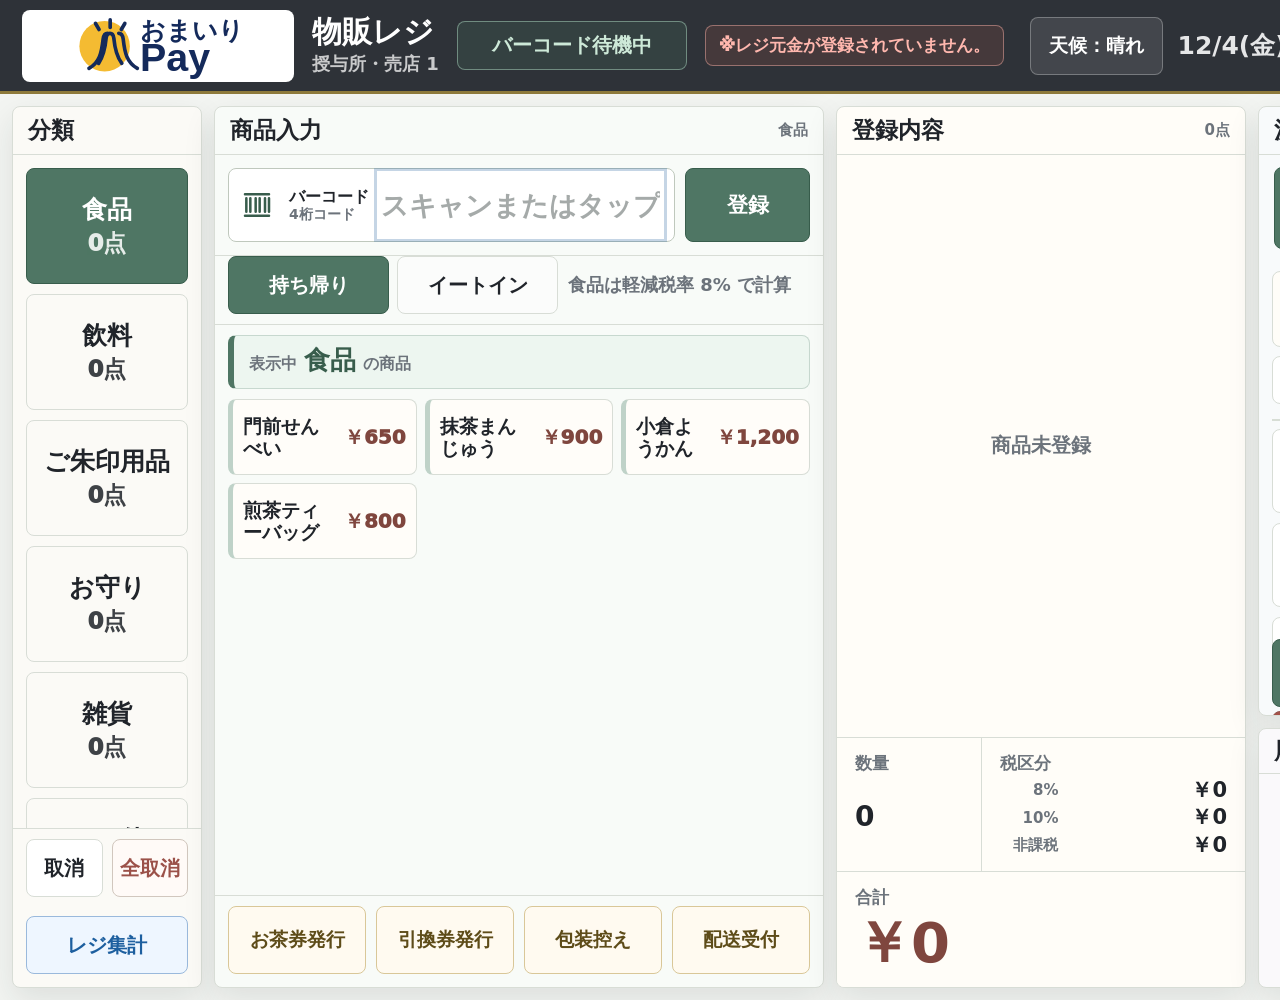
<file: buppan/index.html>
<!doctype html>
<html lang="ja">
  <head>
    <meta charset="utf-8" />
    <meta name="viewport" content="width=device-width, initial-scale=1" />
    <meta name="theme-color" content="#2e3238" />
    <title>物販レジ WUXGA 10.1インチ</title>
    <link rel="manifest" href="./manifest.webmanifest" />
    <link rel="icon" href="./temple-register-icon.svg" type="image/svg+xml" />
    <link rel="stylesheet" href="./styles.css" />
    <script src="./app.js" defer></script>
  </head>
  <body>
    <div class="app">
      <header class="topbar">
        <div class="brand-mark">
          <img src="./omairi-pay-logo.svg" alt="おまいり Pay" />
        </div>
        <div class="title-block">
          <h1>物販レジ</h1>
          <p>授与所・売店 1</p>
        </div>
        <div class="scanner-status" id="scannerStatus">バーコード待機中</div>
        <div class="opening-alert" id="openingAlert">※レジ元金が登録されていません。</div>
        <div class="topbar-meta">
          <div class="weather-selector">
            <button type="button" class="weather-button" id="weatherButton" aria-expanded="false" aria-haspopup="true">
              天候：晴れ
            </button>
            <div class="weather-menu hidden" id="weatherMenu" aria-label="天候選択"></div>
          </div>
          <span id="clock">--/-- --:--</span>
          <button type="button" class="staff-button" id="staffButton">担当：山田 太郎</button>
        </div>
      </header>

      <main class="retail-layout" id="registerScreen">
        <section class="category-column column-shell" aria-label="分類">
          <div class="column-heading">
            <h2>分類</h2>
          </div>
          <nav class="category-tabs" id="categoryTabs" aria-label="商品分類"></nav>
          <div class="side-actions">
            <button type="button" class="side-action" id="undoButton">取消</button>
            <button type="button" class="side-action danger" id="clearCart">全取消</button>
            <button type="button" class="side-action report" id="openClosing">レジ集計</button>
          </div>
        </section>

        <section class="product-column column-shell" aria-label="商品入力">
          <div class="column-heading">
            <h2>商品入力</h2>
            <span id="activeCategoryLabel">食品</span>
          </div>

          <div class="scan-panel">
            <label class="barcode-field">
              <svg class="field-icon" viewBox="0 0 24 24" aria-hidden="true">
                <path d="M4 7v10M7 7v10M11 7v10M14 7v10M18 7v10M21 7v10" />
                <path d="M3 4h18M3 20h18" />
              </svg>
              <span class="barcode-label">
                <strong>バーコード</strong>
                <small>4桁コード</small>
              </span>
              <input
                id="barcodeInput"
                type="text"
                inputmode="none"
                autocomplete="off"
                enterkeyhint="done"
                virtualkeyboardpolicy="manual"
                readonly
                aria-readonly="true"
                placeholder="スキャンまたはタップで入力"
              />
            </label>
            <button type="button" class="scan-button" id="addBarcode">登録</button>
          </div>

          <div class="mode-row">
            <div class="service-mode" id="serviceMode" role="tablist" aria-label="税率区分">
              <button type="button" class="active" data-service="takeout" role="tab" aria-selected="true">持ち帰り</button>
              <button type="button" data-service="eatin" role="tab" aria-selected="false">イートイン</button>
            </div>
            <div class="service-note" id="serviceNote">食品は軽減税率 8% で計算</div>
          </div>

          <div class="product-context">
            <span>表示中</span>
            <strong id="categoryContextLabel">食品</strong>
            <span>の商品</span>
          </div>

          <div class="product-grid" id="productGrid" aria-live="polite"></div>

          <div class="ticket-actions" aria-label="券・控え発行">
            <button type="button" data-ticket-action="tea">お茶券発行</button>
            <button type="button" data-ticket-action="voucher">引換券発行</button>
            <button type="button" data-ticket-action="wrap">包装控え</button>
            <button type="button" data-ticket-action="delivery">配送受付</button>
          </div>
        </section>

        <section class="cart-column column-shell" aria-label="登録内容">
          <div class="column-heading">
            <h2>登録内容</h2>
            <span id="cartCount">0点</span>
          </div>
          <div class="cart-list" id="cartList"></div>
            <div class="cart-totals">
              <div>
                <span>数量</span>
                <strong id="itemTotal">0</strong>
              </div>
            <div class="tax-total-block">
              <span>税区分</span>
              <div class="tax-summary" id="taxSummary">
                <div><span>8%</span><strong>¥0</strong></div>
                <div><span>10%</span><strong>¥0</strong></div>
                <div><span>非課税</span><strong>¥0</strong></div>
              </div>
            </div>
            <div class="grand-total">
              <span>合計</span>
              <strong id="grandTotal">¥0</strong>
            </div>
          </div>
        </section>

        <section class="payment-column" aria-label="決済">
          <section class="payment-panel column-shell">
            <div class="column-heading">
              <h2>決済</h2>
              <span id="paymentModeLabel">現金</span>
            </div>
            <div class="payment-tabs" id="paymentTabs" role="tablist" aria-label="決済方法">
              <button type="button" class="active" data-payment="cash" role="tab" aria-selected="true">
                <svg class="button-icon" viewBox="0 0 24 24" aria-hidden="true">
                  <rect x="3" y="6" width="18" height="12" rx="2" />
                  <circle cx="12" cy="12" r="3" />
                  <path d="M6 9h2M16 15h2" />
                </svg>
                <span>現金</span>
              </button>
              <button type="button" data-payment="cashless" role="tab" aria-selected="false">
                <svg class="button-icon" viewBox="0 0 24 24" aria-hidden="true">
                  <rect x="3" y="5" width="18" height="14" rx="2" />
                  <path d="M3 10h18M7 15h4" />
                </svg>
                <span>キャッシュレス</span>
              </button>
            </div>

            <div class="cash-panel" id="cashPanel">
              <div class="payment-readouts">
                <button type="button" class="payment-readout" id="cashEntryButton">
                  <span>お預り</span>
                  <strong id="cashReceived">¥0</strong>
                </button>
                <div class="payment-readout change">
                  <span>お釣り</span>
                  <strong id="changeAmount">¥0</strong>
                </div>
              </div>
              <div class="quick-money">
                <button type="button" data-cash="exact">ちょうど</button>
                <button type="button" data-cash-add="1000">+1,000</button>
                <button type="button" data-cash-add="5000">+5,000</button>
                <button type="button" data-cash-add="10000">+10,000</button>
              </div>
              <div class="money-pad" id="moneyPad" aria-label="金額テンキー">
                <button type="button" data-digit="7">7</button>
                <button type="button" data-digit="8">8</button>
                <button type="button" data-digit="9">9</button>
                <button type="button" data-digit="4">4</button>
                <button type="button" data-digit="5">5</button>
                <button type="button" data-digit="6">6</button>
                <button type="button" data-digit="1">1</button>
                <button type="button" data-digit="2">2</button>
                <button type="button" data-digit="3">3</button>
                <button type="button" class="clear-key" data-action="clearCash">C</button>
                <button type="button" data-digit="0">0</button>
                <button type="button" data-digit="00">00</button>
              </div>
            </div>

            <div class="cashless-panel hidden" id="cashlessPanel">
              <div class="cashless-methods" id="cashlessMethods">
                <button type="button" class="active" data-cashless="クレジット">クレジット</button>
                <button type="button" data-cashless="電子マネー">電子マネー</button>
              </div>
              <div class="payment-readout cashless-total">
                <span>決済額</span>
                <strong id="cashlessTotal">¥0</strong>
              </div>
              <button type="button" class="approve-button" id="approveCashless">承認して会計確認</button>
              <div class="status-line" id="cashlessStatus">未処理</div>
            </div>

            <button type="button" class="settle-button" id="settleButton">会計確認</button>
          </section>

          <section class="history-panel column-shell">
            <div class="column-heading compact">
              <h2>履歴</h2>
              <span id="historyCount">0件</span>
            </div>
            <div class="history-list" id="historyList"></div>
          </section>
        </section>
      </main>

      <main class="closing-screen hidden" id="closingScreen" aria-label="レジ集計">
        <section class="closing-top">
          <div>
            <h2>レジ集計</h2>
            <p>販売途中でも現在時点の集計を確認できます</p>
          </div>
          <div class="closing-top-actions">
            <button type="button" class="closing-report-print" id="printClosingReport">レジ締集計表印刷</button>
            <button type="button" class="back-register" id="backRegister">レジ画面へ戻る</button>
          </div>
        </section>

        <section class="closing-dashboard" aria-label="集計サマリー">
          <div class="closing-metric">
            <span>レジ元金</span>
            <strong id="openingCashTotal">¥0</strong>
          </div>
          <div class="closing-metric">
            <span>現金売上</span>
            <strong id="cashSalesTotal">¥0</strong>
          </div>
          <div class="closing-metric">
            <span>レジ内理論現金</span>
            <strong id="expectedCashTotal">¥0</strong>
          </div>
          <div class="closing-metric">
            <span>レジ内実現金</span>
            <strong id="closingCashTotal">¥0</strong>
          </div>
          <div class="closing-metric difference">
            <span>レジ金差額（過不足金）</span>
            <strong id="cashDifference">¥0</strong>
          </div>
        </section>

        <section class="closing-grid">
          <section class="closing-panel cash-count-panel">
            <div class="closing-panel-heading">
              <div>
                <h3>レジ元金登録</h3>
                <p>販売開始前の釣銭準備金</p>
              </div>
              <span id="openingSavedAt">未登録</span>
            </div>
            <div class="cash-count-table" id="openingCashRows"></div>
            <button type="button" class="closing-save" id="saveOpeningCash">元金を登録</button>
          </section>

          <section class="closing-panel cash-count-panel">
            <div class="closing-panel-heading">
              <div>
                <h3>レジ締登録</h3>
                <p>販売終了後、レジ内の実現金を登録</p>
              </div>
              <span id="closingSavedAt">未登録</span>
            </div>
            <div class="cash-count-table" id="closingCashRows"></div>
            <button type="button" class="closing-save close" id="saveClosingCash">締めを登録</button>
          </section>

          <section class="closing-panel sales-panel">
            <div class="closing-panel-heading">
              <div>
                <h3>売上内訳</h3>
                <p>現時点の会計を集計</p>
              </div>
            </div>
            <div class="sales-breakdown">
              <div>
                <span>会計件数</span>
                <strong id="activeSaleCount">0件</strong>
              </div>
              <div>
                <span>商品点数</span>
                <strong id="closingItemTotal">0点</strong>
              </div>
              <div>
                <span>現金売上</span>
                <strong id="cashSalesBreakdown">¥0</strong>
              </div>
              <div>
                <span>クレジットカード</span>
                <strong id="creditSalesTotal">¥0</strong>
              </div>
              <div>
                <span>電子マネー</span>
                <strong id="emoneySalesTotal">¥0</strong>
              </div>
              <div class="sales-grand">
                <span>売上合計</span>
                <strong id="grossSalesTotal">¥0</strong>
              </div>
            </div>
          </section>

          <section class="closing-panel summary-panel">
            <div class="closing-panel-heading">
              <div>
                <h3>税区分別売上</h3>
                <p>8％・10％・非課税</p>
              </div>
            </div>
            <div class="closing-tax-summary" id="closingTaxSummary"></div>
          </section>

          <section class="closing-panel product-summary-panel">
            <div class="closing-panel-heading">
              <div>
                <h3>商品別数量</h3>
                <p>本日の物販商品別集計</p>
              </div>
            </div>
            <div class="product-summary-list" id="closingProductSummary"></div>
          </section>
        </section>
      </main>
    </div>

    <div class="modal-backdrop hidden" id="scanCodeDialog" role="dialog" aria-modal="true" aria-labelledby="scanCodeTitle">
      <section class="keypad-dialog">
        <div class="dialog-heading">
          <h2 id="scanCodeTitle">バーコード/4桁コード入力</h2>
          <button type="button" class="dialog-close" id="scanCodeCancel" aria-label="閉じる">×</button>
        </div>
        <div class="cash-count-display scan-code-display">
          <span>コード</span>
          <strong id="scanCodeInputValue">0</strong>
        </div>
        <div class="cash-count-pad scan-code-pad" id="scanCodePad" aria-label="コード入力テンキー">
          <button type="button" data-scan-code-digit="7">7</button>
          <button type="button" data-scan-code-digit="8">8</button>
          <button type="button" data-scan-code-digit="9">9</button>
          <button type="button" data-scan-code-digit="4">4</button>
          <button type="button" data-scan-code-digit="5">5</button>
          <button type="button" data-scan-code-digit="6">6</button>
          <button type="button" data-scan-code-digit="1">1</button>
          <button type="button" data-scan-code-digit="2">2</button>
          <button type="button" data-scan-code-digit="3">3</button>
          <button type="button" class="clear-key" data-scan-code-action="clear">C</button>
          <button type="button" data-scan-code-digit="0">0</button>
          <button type="button" data-scan-code-action="back">⌫</button>
        </div>
        <div class="dialog-actions">
          <button type="button" class="secondary-action" id="scanCodeClear">クリア</button>
          <button type="button" class="primary-action" id="scanCodeApply">登録</button>
        </div>
      </section>
    </div>

    <div class="modal-backdrop hidden" id="quantityDialog" role="dialog" aria-modal="true" aria-labelledby="quantityTitle">
      <section class="keypad-dialog">
        <div class="dialog-heading">
          <h2 id="quantityTitle">数量入力</h2>
          <button type="button" class="dialog-close" id="quantityCancel" aria-label="閉じる">×</button>
        </div>
        <div class="cash-count-display quantity-display">
          <span id="quantityTargetName">商品</span>
          <strong id="quantityInputValue">0</strong>
        </div>
        <div class="cash-count-pad quantity-pad" id="quantityPad" aria-label="数量テンキー">
          <button type="button" data-quantity-digit="7">7</button>
          <button type="button" data-quantity-digit="8">8</button>
          <button type="button" data-quantity-digit="9">9</button>
          <button type="button" data-quantity-digit="4">4</button>
          <button type="button" data-quantity-digit="5">5</button>
          <button type="button" data-quantity-digit="6">6</button>
          <button type="button" data-quantity-digit="1">1</button>
          <button type="button" data-quantity-digit="2">2</button>
          <button type="button" data-quantity-digit="3">3</button>
          <button type="button" class="clear-key" data-quantity-action="clear">C</button>
          <button type="button" data-quantity-digit="0">0</button>
          <button type="button" data-quantity-action="back">⌫</button>
        </div>
        <div class="dialog-actions">
          <button type="button" class="secondary-action" id="quantityClear">クリア</button>
          <button type="button" class="primary-action" id="quantityApply">決定</button>
        </div>
      </section>
    </div>

    <div class="modal-backdrop hidden" id="cashCountDialog" role="dialog" aria-modal="true" aria-labelledby="cashCountTitle">
      <section class="keypad-dialog">
        <div class="dialog-heading">
          <h2 id="cashCountTitle">枚数入力</h2>
          <button type="button" class="dialog-close" id="cashCountCancel" aria-label="閉じる">×</button>
        </div>
        <div class="cash-count-display">
          <span id="cashCountTargetName">金種</span>
          <strong id="cashCountInputValue">0</strong>
        </div>
        <div class="cash-count-pad" id="cashCountPad" aria-label="枚数テンキー">
          <button type="button" data-cash-count-digit="7">7</button>
          <button type="button" data-cash-count-digit="8">8</button>
          <button type="button" data-cash-count-digit="9">9</button>
          <button type="button" data-cash-count-digit="4">4</button>
          <button type="button" data-cash-count-digit="5">5</button>
          <button type="button" data-cash-count-digit="6">6</button>
          <button type="button" data-cash-count-digit="1">1</button>
          <button type="button" data-cash-count-digit="2">2</button>
          <button type="button" data-cash-count-digit="3">3</button>
          <button type="button" class="clear-key" data-cash-count-action="clear">C</button>
          <button type="button" data-cash-count-digit="0">0</button>
          <button type="button" data-cash-count-action="back">⌫</button>
        </div>
        <div class="dialog-actions">
          <button type="button" class="secondary-action" id="cashCountClear">クリア</button>
          <button type="button" class="primary-action" id="cashCountApply">決定</button>
        </div>
      </section>
    </div>

    <div class="modal-backdrop hidden" id="confirmDialog" role="dialog" aria-modal="true" aria-labelledby="confirmTitle">
      <section class="confirm-dialog">
        <div class="dialog-heading">
          <h2 id="confirmTitle">会計確認</h2>
          <button type="button" class="dialog-close" id="confirmClose" aria-label="閉じる">×</button>
        </div>
        <div class="confirm-summary" id="confirmSummary"></div>
        <div class="confirm-readout settlement-readout">
          <div class="confirm-metric confirm-total-block">
            <span>合計</span>
            <strong id="confirmTotal">¥0</strong>
          </div>
          <div class="confirm-metric confirm-payment-block">
            <span>決済種別</span>
            <strong id="confirmPayment">現金</strong>
          </div>
          <div class="confirm-metric confirm-received-block" id="confirmReceivedBlock">
            <span>お預り</span>
            <strong id="confirmReceived">¥0</strong>
          </div>
          <div class="confirm-metric confirm-change-block" id="confirmChangeBlock">
            <span>お釣り</span>
            <strong id="confirmChange">¥0</strong>
          </div>
        </div>
        <div class="dialog-actions">
          <button type="button" class="secondary-action" id="confirmBack">戻る</button>
          <button type="button" class="primary-action" id="confirmSettle">確定する</button>
        </div>
      </section>
    </div>

    <div class="modal-backdrop hidden" id="cancelSaleDialog" role="dialog" aria-modal="true" aria-labelledby="cancelSaleTitle">
      <section class="confirm-dialog">
        <div class="dialog-heading">
          <h2 id="cancelSaleTitle">会計取消</h2>
          <button type="button" class="dialog-close" id="cancelSaleClose" aria-label="閉じる">×</button>
        </div>
        <div class="confirm-summary" id="cancelSaleSummary"></div>
        <div class="cancel-readout">
          <div class="cancel-metric">
            <span>会計番号</span>
            <strong id="cancelSaleNo">No.0200001</strong>
          </div>
          <div class="cancel-metric">
            <span>決済種別</span>
            <strong id="cancelSalePayment">現金</strong>
          </div>
          <div class="cancel-metric refund">
            <span>返金額</span>
            <strong id="cancelSaleTotal">¥0</strong>
          </div>
          <div class="cancel-metric status">
            <span>状態</span>
            <strong id="cancelSaleStatus">返金確認</strong>
          </div>
        </div>
        <div class="cancel-notice" id="cancelSaleNotice">内容を確認してから取消してください。</div>
        <div class="dialog-actions">
          <button type="button" class="secondary-action" id="cancelSaleBack">戻る</button>
          <button type="button" class="primary-action danger-action" id="cancelSaleConfirm">取消する</button>
        </div>
      </section>
    </div>

    <div class="modal-backdrop hidden" id="printDialog" role="dialog" aria-modal="true" aria-labelledby="printTitle">
      <section class="confirm-dialog print-dialog">
        <div class="dialog-heading">
          <h2 id="printTitle">帳票発行</h2>
          <button type="button" class="dialog-close" id="printClose" aria-label="閉じる">×</button>
        </div>
        <div class="print-target">
          <span id="printSaleNo">No.0200001</span>
          <strong id="printSaleTotal">¥0</strong>
          <small id="printSaleMeta">現金 / 0点</small>
        </div>
        <div class="print-actions">
          <button type="button" class="print-action receipt" id="printReceipt">レシート発行</button>
          <button type="button" class="print-action invoice" id="printInvoice">領収書発行</button>
        </div>
        <div class="print-output hidden" id="printOutput"></div>
      </section>
    </div>

    <div class="toast hidden" id="toast" role="status" aria-live="polite"></div>
  </body>
</html>
</file>
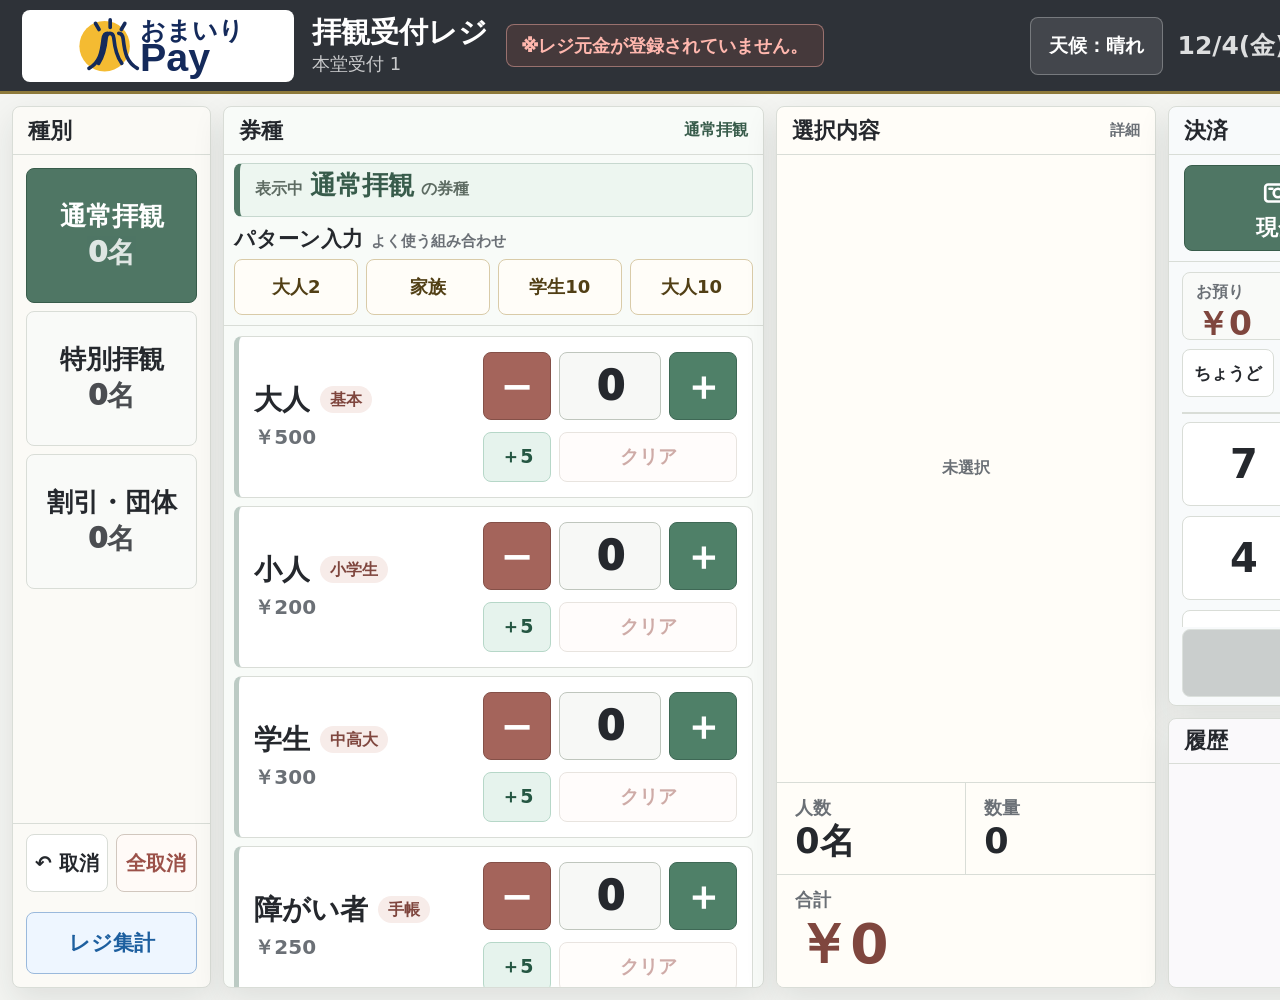
<file: haikan/index.html>
<!doctype html>
<html lang="ja">
  <head>
    <meta charset="utf-8" />
    <meta name="viewport" content="width=device-width, initial-scale=1" />
    <meta name="theme-color" content="#2e3238" />
    <title>拝観受付レジ WUXGA 10.1インチ 大きめ版</title>
    <link rel="manifest" href="./manifest.webmanifest" />
    <link rel="icon" href="./temple-register-icon.svg" type="image/svg+xml" />
    <link rel="stylesheet" href="./styles.css" />
  </head>
  <body>
    <div class="app">
      <header class="topbar">
        <div class="brand-mark">
          <img src="./omairi-pay-logo.svg" alt="おまいり Pay" />
        </div>
        <div>
          <h1>拝観受付レジ</h1>
          <p>本堂受付 1</p>
        </div>
        <div class="opening-alert" id="openingAlert">※レジ元金が登録されていません。</div>
        <div class="topbar-meta">
          <div class="weather-selector">
            <button type="button" class="weather-button" id="weatherButton" aria-expanded="false" aria-haspopup="true">
              天候：晴れ
            </button>
            <div class="weather-menu hidden" id="weatherMenu" aria-label="天候選択"></div>
          </div>
          <span id="clock">--/-- --:--</span>
          <div class="staff-selector">
            <button type="button" class="staff-button" id="staffButton" aria-expanded="false" aria-haspopup="true">
              担当：山田 太郎
            </button>
            <div class="staff-menu hidden" id="staffMenu" aria-label="担当者選択"></div>
          </div>
        </div>
      </header>

      <main class="register-layout" id="registerScreen">
        <section class="type-column column-shell" aria-label="拝観種別">
          <div class="column-heading">
            <h2>種別</h2>
          </div>
          <nav class="menu-tabs" aria-label="拝観種別" id="menuTabs"></nav>
          <div class="utility-buttons">
            <button class="utility-button" id="undoButton" type="button" aria-label="直前取消">↶ 取消</button>
            <button class="utility-button danger" id="clearOrder" type="button">全取消</button>
            <button class="utility-button report" id="openClosing" type="button">レジ集計</button>
          </div>
        </section>

        <section class="ticket-column column-shell" aria-label="券種選択">
          <div class="column-heading">
            <h2>券種</h2>
            <span id="activeMenuLabel">通常拝観</span>
          </div>
          <div class="ticket-context" aria-live="polite">
            <span>表示中</span>
            <strong id="ticketContextLabel">通常拝観</strong>
            <span>の券種</span>
          </div>
          <div class="preset-area">
            <div class="preset-heading">
              <span>パターン入力</span>
              <small>よく使う組み合わせ</small>
            </div>
            <div class="preset-strip" id="presetStrip" aria-label="パターン入力"></div>
          </div>
          <div class="ticket-list" id="ticketGrid" aria-live="polite"></div>
        </section>

        <section class="summary-column" aria-label="選択内容">
          <section class="summary-panel" aria-label="選択内容の詳細">
            <div class="panel-heading">
              <h2>選択内容</h2>
              <span>詳細</span>
            </div>
            <div class="summary-list" id="summaryList"></div>
            <div class="totals">
              <div>
                <span>人数</span>
                <strong id="peopleTotal">0名</strong>
              </div>
              <div>
                <span>数量</span>
                <strong id="itemTotal">0</strong>
              </div>
              <div class="grand-total">
                <span>合計</span>
                <strong id="grandTotal">¥0</strong>
              </div>
            </div>
          </section>
        </section>

        <section class="payment-column" aria-label="決済処理">
          <section class="payment-panel" aria-label="決済">
            <div class="panel-heading">
              <h2>決済</h2>
              <span id="paymentModeLabel">現金</span>
            </div>
            <div class="payment-tabs" id="paymentTabs" role="tablist" aria-label="決済方法">
              <button type="button" class="active" data-payment="cash" role="tab" aria-selected="true">
                <svg class="button-icon" viewBox="0 0 24 24" aria-hidden="true">
                  <rect x="3" y="6" width="18" height="12" rx="2" />
                  <circle cx="12" cy="12" r="3" />
                  <path d="M6 9h2M16 15h2" />
                </svg>
                <span>現金</span>
              </button>
              <button type="button" data-payment="cashless" role="tab" aria-selected="false">
                <svg class="button-icon" viewBox="0 0 24 24" aria-hidden="true">
                  <rect x="3" y="5" width="18" height="14" rx="2" />
                  <path d="M3 10h18M7 15h4" />
                </svg>
                <span>キャッシュレス</span>
              </button>
            </div>

            <div class="cash-panel" id="cashPanel">
              <button type="button" class="payment-readout cash-entry" id="cashEntryButton" aria-label="お預り金額を入力">
                <span>お預り</span>
                <strong id="cashReceived">¥0</strong>
              </button>
              <div class="payment-readout change">
                <span>お釣り</span>
                <strong id="changeAmount">¥0</strong>
              </div>
              <div class="quick-money" aria-label="現金ショートカット">
                <button type="button" data-cash="exact">ちょうど</button>
                <button type="button" data-cash-add="1000">+1,000</button>
                <button type="button" data-cash-add="5000">+5,000</button>
                <button type="button" data-cash-add="10000">+10,000</button>
              </div>
              <div class="money-pad" aria-label="金額入力">
                <button type="button" data-digit="7">7</button>
                <button type="button" data-digit="8">8</button>
                <button type="button" data-digit="9">9</button>
                <button type="button" data-digit="4">4</button>
                <button type="button" data-digit="5">5</button>
                <button type="button" data-digit="6">6</button>
                <button type="button" data-digit="1">1</button>
                <button type="button" data-digit="2">2</button>
                <button type="button" data-digit="3">3</button>
                <button type="button" class="clear-cash-key" data-action="clearCash">C</button>
                <button type="button" data-digit="0">0</button>
                <button type="button" data-digit="00">00</button>
              </div>
            </div>

            <div class="cashless-panel hidden" id="cashlessPanel">
              <div class="cashless-methods" aria-label="キャッシュレス種別">
                <button type="button" class="active" data-cashless="クレジット">
                  <svg class="button-icon" viewBox="0 0 24 24" aria-hidden="true">
                    <rect x="3" y="5" width="18" height="14" rx="2" />
                    <path d="M3 10h18M7 15h5" />
                  </svg>
                  <span>クレジット</span>
                </button>
                <button type="button" data-cashless="電子マネー">
                  <svg class="button-icon" viewBox="0 0 24 24" aria-hidden="true">
                    <rect x="4" y="4" width="11" height="16" rx="2" />
                    <path d="M8 8h3M8 16h3M17 8c1.4 1 2 2.3 2 4s-.6 3-2 4M20 6c2 1.6 3 3.5 3 6s-1 4.4-3 6" />
                  </svg>
                  <span>電子マネー</span>
                </button>
              </div>
              <div class="payment-readout">
                <span>決済額</span>
                <strong id="cashlessTotal">¥0</strong>
              </div>
              <button class="approve-button" type="button" id="approveCashless">承認して会計確認</button>
              <div class="status-line" id="cashlessStatus">未処理</div>
            </div>

            <button type="button" class="primary-action" id="settleButton">会計確認</button>
          </section>

          <section class="history-panel" aria-label="履歴">
            <div class="panel-heading compact">
              <h2>履歴</h2>
              <span id="historyCount">0件</span>
            </div>
            <div id="historyList" class="history-list"></div>
          </section>
        </section>
      </main>

      <main class="closing-screen hidden" id="closingScreen" aria-label="レジ集計">
        <section class="closing-top">
          <div>
            <h2>レジ集計</h2>
            <p>拝観途中でも現在時点の集計を確認できます</p>
          </div>
          <div class="closing-top-actions">
            <button type="button" class="closing-report-print" id="printClosingReport">レジ締集計表印刷</button>
            <button type="button" class="back-register" id="backRegister">レジ画面へ戻る</button>
          </div>
        </section>

        <section class="closing-dashboard" aria-label="集計サマリー">
          <div class="closing-metric">
            <span>レジ元金</span>
            <strong id="openingCashTotal">¥0</strong>
          </div>
          <div class="closing-metric">
            <span>現金売上</span>
            <strong id="cashSalesTotal">¥0</strong>
          </div>
          <div class="closing-metric">
            <span>レジ内理論現金</span>
            <strong id="expectedCashTotal">¥0</strong>
          </div>
          <div class="closing-metric">
            <span>レジ内実現金</span>
            <strong id="closingCashTotal">¥0</strong>
          </div>
          <div class="closing-metric difference">
            <span>レジ金差額（過不足金）</span>
            <strong id="cashDifference">¥0</strong>
          </div>
        </section>

        <section class="closing-grid">
          <section class="closing-panel cash-count-panel">
            <div class="closing-panel-heading">
              <div>
                <h3>レジ元金登録</h3>
                <p>拝観開始前の釣銭準備金</p>
              </div>
              <span id="openingSavedAt">未登録</span>
            </div>
            <div class="cash-count-table" id="openingCashRows"></div>
            <button type="button" class="closing-save" id="saveOpeningCash">元金を登録</button>
          </section>

          <section class="closing-panel cash-count-panel">
            <div class="closing-panel-heading">
              <div>
                <h3>レジ締登録</h3>
                <p>拝観終了後、レジ内の実現金を登録</p>
              </div>
              <span id="closingSavedAt">未登録</span>
            </div>
            <div class="cash-count-table" id="closingCashRows"></div>
            <button type="button" class="closing-save close" id="saveClosingCash">締めを登録</button>
          </section>

          <section class="closing-panel sales-panel">
            <div class="closing-panel-heading">
              <div>
                <h3>売上内訳</h3>
                <p>取消済み会計を除外</p>
              </div>
            </div>
            <div class="sales-breakdown">
              <div>
                <span>会計件数</span>
                <strong id="activeSaleCount">0件</strong>
              </div>
              <div>
                <span>拝観人数</span>
                <strong id="closingPeopleTotal">0名</strong>
              </div>
              <div>
                <span>現金売上</span>
                <strong id="cashSalesBreakdown">¥0</strong>
              </div>
              <div>
                <span>クレジットカード</span>
                <strong id="creditSalesTotal">¥0</strong>
              </div>
              <div>
                <span>電子マネー</span>
                <strong id="emoneySalesTotal">¥0</strong>
              </div>
              <div class="sales-grand">
                <span>売上合計</span>
                <strong id="grossSalesTotal">¥0</strong>
              </div>
            </div>
          </section>

          <section class="closing-panel ticket-summary-panel">
            <div class="closing-panel-heading">
              <div>
                <h3>券種別人数</h3>
                <p>本日の拝観券種別集計</p>
              </div>
            </div>
            <div class="ticket-summary-list" id="ticketSalesSummary"></div>
          </section>
        </section>
      </main>
    </div>

    <div class="modal-backdrop hidden" id="quantityDialog" role="dialog" aria-modal="true" aria-labelledby="quantityTitle">
      <section class="keypad-dialog">
        <div class="dialog-heading">
          <h2 id="quantityTitle">数量入力</h2>
          <button type="button" class="dialog-close" id="quantityCancel" aria-label="閉じる">×</button>
        </div>
        <div class="quantity-display">
          <span id="quantityTargetName">券種</span>
          <strong id="quantityInputValue">0</strong>
        </div>
        <div class="quantity-pad" aria-label="数量テンキー">
          <button type="button" data-qty-digit="7">7</button>
          <button type="button" data-qty-digit="8">8</button>
          <button type="button" data-qty-digit="9">9</button>
          <button type="button" data-qty-digit="4">4</button>
          <button type="button" data-qty-digit="5">5</button>
          <button type="button" data-qty-digit="6">6</button>
          <button type="button" data-qty-digit="1">1</button>
          <button type="button" data-qty-digit="2">2</button>
          <button type="button" data-qty-digit="3">3</button>
          <button type="button" class="clear-quantity-key" data-qty-action="clear">C</button>
          <button type="button" data-qty-digit="0">0</button>
          <button type="button" data-qty-action="back">⌫</button>
        </div>
        <div class="dialog-actions">
          <button type="button" class="secondary-action" id="quantityClear">クリア</button>
          <button type="button" class="primary-action" id="quantityApply">決定</button>
        </div>
      </section>
    </div>

    <div class="modal-backdrop hidden" id="cashCountDialog" role="dialog" aria-modal="true" aria-labelledby="cashCountTitle">
      <section class="keypad-dialog">
        <div class="dialog-heading">
          <h2 id="cashCountTitle">枚数入力</h2>
          <button type="button" class="dialog-close" id="cashCountCancel" aria-label="閉じる">×</button>
        </div>
        <div class="quantity-display">
          <span id="cashCountTargetName">金種</span>
          <strong id="cashCountInputValue">0</strong>
        </div>
        <div class="quantity-pad" id="cashCountPad" aria-label="枚数テンキー">
          <button type="button" data-cash-count-digit="7">7</button>
          <button type="button" data-cash-count-digit="8">8</button>
          <button type="button" data-cash-count-digit="9">9</button>
          <button type="button" data-cash-count-digit="4">4</button>
          <button type="button" data-cash-count-digit="5">5</button>
          <button type="button" data-cash-count-digit="6">6</button>
          <button type="button" data-cash-count-digit="1">1</button>
          <button type="button" data-cash-count-digit="2">2</button>
          <button type="button" data-cash-count-digit="3">3</button>
          <button type="button" class="clear-quantity-key" data-cash-count-action="clear">C</button>
          <button type="button" data-cash-count-digit="0">0</button>
          <button type="button" data-cash-count-action="back">⌫</button>
        </div>
        <div class="dialog-actions">
          <button type="button" class="secondary-action" id="cashCountClear">クリア</button>
          <button type="button" class="primary-action" id="cashCountApply">決定</button>
        </div>
      </section>
    </div>

    <div class="modal-backdrop hidden" id="confirmDialog" role="dialog" aria-modal="true" aria-labelledby="confirmTitle">
      <section class="confirm-dialog">
        <div class="dialog-heading">
          <h2 id="confirmTitle">会計確認</h2>
          <button type="button" class="dialog-close" id="confirmCancelTop" aria-label="閉じる">×</button>
        </div>
        <div class="confirm-summary" id="confirmSummary"></div>
        <div class="confirm-readout settlement-readout">
          <div class="confirm-metric confirm-total-block">
            <span>合計</span>
            <strong id="confirmTotal">¥0</strong>
          </div>
          <div class="confirm-metric confirm-payment-block">
            <span>決済種別</span>
            <strong id="confirmPayment">現金</strong>
          </div>
          <div class="confirm-metric confirm-received-block" id="confirmReceivedBlock">
            <span>お預り</span>
            <strong id="confirmReceived">¥0</strong>
          </div>
          <div class="confirm-metric confirm-change-block" id="confirmChangeBlock">
            <span>お釣り</span>
            <strong id="confirmChange">¥0</strong>
          </div>
        </div>
        <div class="dialog-actions">
          <button type="button" class="secondary-action" id="confirmCancel">戻る</button>
          <button type="button" class="primary-action" id="confirmSettle">確定する</button>
        </div>
      </section>
    </div>

    <div class="modal-backdrop hidden" id="cancelSaleDialog" role="dialog" aria-modal="true" aria-labelledby="cancelSaleTitle">
      <section class="confirm-dialog">
        <div class="dialog-heading">
          <h2 id="cancelSaleTitle">会計取消</h2>
          <button type="button" class="dialog-close" id="cancelSaleClose" aria-label="閉じる">×</button>
        </div>
        <div class="confirm-summary" id="cancelSaleSummary"></div>
        <div class="cancel-readout">
          <div class="cancel-metric">
            <span>受付番号</span>
            <strong id="cancelSaleNo">No.0100001</strong>
          </div>
          <div class="cancel-metric">
            <span>決済種別</span>
            <strong id="cancelSalePayment">現金</strong>
          </div>
          <div class="cancel-metric refund">
            <span>返金額</span>
            <strong id="cancelSaleTotal">¥0</strong>
          </div>
          <div class="cancel-metric status">
            <span>状態</span>
            <strong id="cancelSaleStatus">返金確認</strong>
          </div>
        </div>
        <div class="cancel-notice" id="cancelSaleNotice">内容を確認してから取消してください。</div>
        <div class="dialog-actions">
          <button type="button" class="secondary-action" id="cancelSaleBack">戻る</button>
          <button type="button" class="primary-action danger-action" id="cancelSaleConfirm">取消する</button>
        </div>
      </section>
    </div>

    <div class="modal-backdrop hidden" id="printDialog" role="dialog" aria-modal="true" aria-labelledby="printTitle">
      <section class="confirm-dialog print-dialog">
        <div class="dialog-heading">
          <h2 id="printTitle">帳票発行</h2>
          <button type="button" class="dialog-close" id="printClose" aria-label="閉じる">×</button>
        </div>
        <div class="print-target">
          <span id="printSaleNo">No.0100001</span>
          <strong id="printSaleTotal">¥0</strong>
          <small id="printSaleMeta">現金 / 0名</small>
        </div>
        <div class="print-actions">
          <button type="button" class="print-action receipt" id="printReceipt">レシート発行</button>
          <button type="button" class="print-action invoice" id="printInvoice">領収書発行</button>
        </div>
        <div class="print-output hidden" id="printOutput"></div>
      </section>
    </div>

    <div class="toast" id="toast" role="status" aria-live="polite"></div>

    <script src="./app.js" defer></script>
  </body>
</html>
</file>
<file: buppan/styles.css>
:root {
  color-scheme: light;
  --bg: #f3f5f2;
  --surface: #ffffff;
  --surface-soft: #fbfaf6;
  --ink: #20242a;
  --muted: #6c737b;
  --line: #d8ddd6;
  --line-strong: #bfc8bd;
  --moss: #4f7664;
  --moss-dark: #385d4c;
  --accent: #9d5a4f;
  --accent-dark: #7f463e;
  --blue: #3f73a8;
  --blue-dark: #315f8f;
  --gold: #8e7a3b;
  --danger: #9b5149;
  --shadow: 0 12px 32px rgba(34, 37, 41, 0.1);
  --radius: 8px;
  --tap: 74px;
  font-family:
    "Noto Sans JP",
    "Hiragino Kaku Gothic ProN",
    "Yu Gothic",
    Meiryo,
    system-ui,
    sans-serif;
}

* {
  box-sizing: border-box;
}

html,
body {
  min-height: 100%;
  margin: 0;
}

body {
  background: var(--bg);
  color: var(--ink);
}

button,
input {
  font: inherit;
}

button {
  appearance: none;
  min-height: var(--tap);
  border: 1px solid var(--line);
  border-radius: var(--radius);
  background: var(--surface);
  color: inherit;
  font-weight: 900;
  touch-action: manipulation;
}

button:active {
  transform: translateY(1px);
}

button:disabled {
  opacity: 0.48;
  transform: none;
}

button:focus-visible,
input:focus-visible {
  outline: 3px solid rgba(63, 115, 168, 0.3);
  outline-offset: 2px;
}

h1,
h2,
p {
  margin: 0;
}

.app {
  height: 100dvh;
  min-width: 1600px;
  min-height: 1000px;
  display: grid;
  grid-template-rows: 94px 1fr;
}

.topbar {
  display: flex;
  align-items: center;
  gap: 18px;
  padding: 9px 22px;
  border-bottom: 3px solid var(--gold);
  background: #2e3238;
  color: #ffffff;
}

.brand-mark {
  width: 272px;
  height: 72px;
  display: grid;
  place-items: center;
  padding: 5px 12px;
  overflow: hidden;
  border: 1px solid rgba(255, 255, 255, 0.42);
  border-radius: var(--radius);
  background: #ffffff;
}

.brand-mark img {
  width: 100%;
  height: 100%;
  display: block;
  object-fit: contain;
}

.title-block h1 {
  font-size: 30px;
  line-height: 1.12;
  letter-spacing: 0;
}

.title-block p {
  margin-top: 4px;
  color: rgba(255, 255, 255, 0.74);
  font-size: 18px;
  font-weight: 800;
}

.scanner-status {
  min-width: 230px;
  padding: 10px 16px;
  border: 1px solid rgba(160, 202, 181, 0.55);
  border-radius: var(--radius);
  background: rgba(79, 118, 100, 0.22);
  color: #cde9d8;
  font-size: 20px;
  font-weight: 950;
  text-align: center;
  white-space: nowrap;
}

.opening-alert {
  padding: 9px 13px;
  border: 1px solid rgba(255, 181, 171, 0.45);
  border-radius: var(--radius);
  background: rgba(155, 81, 73, 0.22);
  color: #ffb7ae;
  font-size: 17px;
  font-weight: 950;
  line-height: 1.2;
  white-space: nowrap;
}

.topbar-meta {
  margin-left: auto;
  display: flex;
  align-items: center;
  gap: 15px;
  color: rgba(255, 255, 255, 0.88);
  font-weight: 900;
}

.weather-selector {
  position: relative;
}

#clock {
  min-width: 185px;
  font-size: 25px;
  text-align: right;
  font-variant-numeric: tabular-nums;
  white-space: nowrap;
}

.weather-button,
.staff-button {
  min-height: 58px;
  padding: 0 18px;
  border-color: rgba(255, 255, 255, 0.28);
  background: rgba(255, 255, 255, 0.1);
  color: #ffffff;
  font-size: 19px;
  white-space: nowrap;
}

.staff-button {
  min-width: 188px;
}

.weather-menu {
  position: absolute;
  top: calc(100% + 8px);
  right: 0;
  z-index: 40;
  width: 360px;
  display: grid;
  grid-template-columns: repeat(3, 1fr);
  gap: 9px;
  padding: 11px;
  border: 1px solid var(--line-strong);
  border-radius: var(--radius);
  background: #ffffff;
  box-shadow: 0 18px 42px rgba(20, 22, 24, 0.22);
}

.weather-menu button {
  min-height: 58px;
  color: var(--ink);
  background: #fbfcfb;
  font-size: 18px;
}

.weather-menu button.active {
  color: #ffffff;
  border-color: var(--moss-dark);
  background: var(--moss);
}

.retail-layout {
  min-height: 0;
  display: grid;
  grid-template-columns: minmax(190px, 1fr) minmax(610px, 3.2fr) minmax(410px, 2.15fr) minmax(420px, 2.2fr);
  gap: 12px;
  padding: 12px;
  overflow: hidden;
}

.column-shell {
  min-height: 0;
  display: grid;
  overflow: hidden;
  border: 1px solid var(--line);
  border-radius: var(--radius);
  background: var(--surface);
  box-shadow: var(--shadow);
}

.category-column {
  grid-template-rows: auto 1fr auto;
  background: #fbfaf6;
}

.product-column {
  grid-template-rows: auto auto auto auto 1fr auto;
  background: #f8fbf8;
}

.cart-column {
  grid-template-rows: auto 1fr auto;
  background: #fffdf8;
}

.payment-column {
  min-height: 0;
  display: grid;
  grid-template-rows: minmax(0, 1fr) 260px;
  gap: 12px;
}

.payment-panel {
  grid-template-rows: auto auto 1fr auto;
  background: #f8fafb;
}

.history-panel {
  grid-template-rows: auto 1fr;
  background: #faf9fb;
}

.column-heading {
  min-height: 48px;
  display: flex;
  align-items: center;
  gap: 10px;
  padding: 6px 15px;
  border-bottom: 1px solid var(--line);
}

.column-heading h2 {
  font-size: 23px;
  letter-spacing: 0;
}

.column-heading span {
  margin-left: auto;
  color: var(--muted);
  font-size: 15px;
  font-weight: 900;
}

.column-heading.compact {
  min-height: 45px;
}

.category-tabs {
  display: grid;
  align-content: start;
  gap: 10px;
  padding: 13px;
  overflow: auto;
}

.category-tabs button {
  display: grid;
  align-content: center;
  min-height: 116px;
  padding: 12px;
  background: var(--surface-soft);
  font-size: 25px;
  line-height: 1.2;
}

.category-tabs button.active {
  color: #ffffff;
  border-color: var(--moss-dark);
  background: var(--moss);
}

.category-count {
  margin-top: 5px;
  font-size: 23px;
  font-weight: 950;
  opacity: 0.86;
  font-variant-numeric: tabular-nums;
}

.side-actions {
  display: grid;
  grid-template-columns: repeat(2, minmax(0, 1fr));
  gap: 9px;
  padding: 10px 13px 13px;
  border-top: 1px solid var(--line);
}

.side-action {
  min-height: 58px;
  font-size: 20px;
}

.side-action.danger,
.secondary-action {
  color: var(--danger);
  border-color: #d1c7be;
  background: #fffaf7;
}

.side-action.report {
  grid-column: 1 / -1;
  margin-top: 10px;
  color: #1d5f9f;
  border-color: #9ab9dc;
  background: #eef6ff;
}

.scan-panel {
  display: grid;
  grid-template-columns: minmax(0, 1fr) 125px;
  gap: 10px;
  padding: 13px;
  border-bottom: 1px solid var(--line);
}

.barcode-field {
  min-width: 0;
  display: grid;
  grid-template-columns: 38px auto minmax(0, 1fr);
  align-items: center;
  gap: 10px;
  padding: 0 12px;
  border: 1px solid var(--line-strong);
  border-radius: var(--radius);
  background: #ffffff;
}

.field-icon,
.button-icon {
  fill: none;
  stroke: currentColor;
  stroke-linecap: round;
  stroke-linejoin: round;
}

.field-icon {
  width: 32px;
  height: 32px;
  color: var(--moss-dark);
  stroke-width: 1.9;
}

.barcode-field span {
  color: var(--muted);
  font-size: 17px;
  font-weight: 900;
}

.barcode-label {
  display: grid;
  gap: 1px;
  line-height: 1.05;
  white-space: nowrap;
}

.barcode-label strong {
  color: var(--ink);
  font-size: 16px;
}

.barcode-label small {
  color: var(--muted);
  font-size: 14px;
  font-weight: 900;
}

.barcode-field input {
  width: 100%;
  min-height: 64px;
  border: 0;
  background: transparent;
  color: var(--ink);
  font-size: 27px;
  font-weight: 950;
  letter-spacing: 0;
}

.barcode-field input[readonly] {
  cursor: pointer;
  caret-color: transparent;
}

.barcode-field input::placeholder {
  color: #a5aaa9;
}

.scan-button {
  color: #ffffff;
  border-color: var(--moss-dark);
  background: var(--moss);
  font-size: 21px;
}

.mode-row {
  display: grid;
  grid-template-columns: 330px minmax(0, 1fr);
  gap: 10px;
  align-items: center;
  padding: 0 13px 10px;
  border-bottom: 1px solid var(--line);
}

.service-mode {
  display: grid;
  grid-template-columns: repeat(2, 1fr);
  gap: 8px;
}

.service-mode button {
  min-height: 58px;
  font-size: 20px;
  background: #fbfcfb;
}

.service-mode button.active {
  color: #ffffff;
  border-color: var(--moss-dark);
  background: var(--moss);
}

.service-note {
  color: var(--muted);
  font-size: 18px;
  font-weight: 900;
}

.product-context {
  display: flex;
  align-items: baseline;
  gap: 7px;
  min-height: 54px;
  margin: 10px 13px 0;
  padding: 7px 12px 7px 15px;
  border: 1px solid #c7d8cf;
  border-left: 6px solid var(--moss);
  border-radius: var(--radius);
  background: #edf6f0;
}

.product-context span {
  color: var(--muted);
  font-size: 16px;
  font-weight: 900;
}

.product-context strong {
  color: var(--moss-dark);
  font-size: 26px;
}

.product-grid {
  min-height: 0;
  display: grid;
  grid-template-columns: repeat(3, minmax(0, 1fr));
  align-content: start;
  gap: 8px;
  padding: 10px 13px;
  overflow: auto;
}

.product-card {
  min-height: 76px;
  display: grid;
  grid-template-columns: minmax(0, 1fr) auto;
  gap: 6px 8px;
  align-items: center;
  padding: 9px 10px;
  text-align: left;
  border-left: 5px solid #bfd2c8;
  background: #fffdf9;
}

.product-card:active {
  background: #f5faf6;
}

.product-name {
  font-size: 19px;
  line-height: 1.18;
}

.product-price {
  min-width: 78px;
  color: var(--accent-dark);
  font-size: 20px;
  font-weight: 950;
  text-align: right;
  font-variant-numeric: tabular-nums;
}

.ticket-actions {
  display: grid;
  grid-template-columns: repeat(4, minmax(0, 1fr));
  gap: 10px;
  padding: 10px 13px 13px;
  border-top: 1px solid var(--line);
}

.ticket-actions button {
  min-height: 68px;
  font-size: 19px;
  border-color: #d9c798;
  background: #fffaf0;
  color: #5e4c19;
}

.cart-list {
  min-height: 0;
  padding: 14px 18px;
  overflow: auto;
}

.cart-row {
  display: grid;
  grid-template-columns: minmax(0, 1fr) auto auto;
  gap: 6px 12px;
  align-items: center;
  padding: 13px 0;
  border-bottom: 1px solid #edf0ec;
}

.cart-row:last-child {
  border-bottom: 0;
}

.cart-name {
  font-size: 22px;
  line-height: 1.2;
}

.cart-meta {
  color: var(--muted);
  font-size: 15px;
  font-weight: 900;
}

.cart-line-total {
  min-width: 110px;
  color: var(--accent-dark);
  font-size: 24px;
  text-align: right;
  font-variant-numeric: tabular-nums;
}

.cart-controls {
  grid-column: 1 / -1;
  display: grid;
  grid-template-columns: 62px 78px 62px 76px;
  gap: 8px;
  justify-content: end;
  align-items: center;
}

.cart-controls button {
  min-height: 54px;
  font-size: 24px;
}

.cart-controls .minus {
  color: #ffffff;
  border-color: #8f554e;
  background: #a6655c;
}

.cart-controls .plus {
  color: #ffffff;
  border-color: var(--moss-dark);
  background: var(--moss);
}

.quantity-pill {
  min-height: 54px;
  display: grid;
  place-items: center;
  padding: 0 8px;
  border: 1px solid var(--line-strong);
  border-radius: var(--radius);
  background: #fbfcfb;
  color: var(--ink);
  font-size: 28px;
  font-weight: 950;
  line-height: 1;
  font-variant-numeric: tabular-nums;
}

.quantity-pill:focus-visible {
  outline: 4px solid rgba(45, 115, 184, 0.24);
  outline-offset: 2px;
}

.remove-item {
  min-height: 44px !important;
  color: var(--danger);
  font-size: 16px !important;
  background: #fffaf7;
}

.empty-state {
  height: 100%;
  min-height: 180px;
  display: grid;
  place-items: center;
  color: var(--muted);
  font-size: 20px;
  font-weight: 900;
}

.cart-totals {
  display: grid;
  grid-template-columns: 0.82fr 1.48fr;
  border-top: 1px solid var(--line);
  background: #fffdf8;
}

.cart-totals > div {
  display: grid;
  gap: 4px;
  padding: 14px 18px;
  border-right: 1px solid var(--line);
}

.cart-totals > div:nth-child(2) {
  border-right: 0;
}

.cart-totals span {
  color: var(--muted);
  font-size: 17px;
  font-weight: 900;
}

.cart-totals strong {
  font-size: 28px;
  line-height: 1.08;
  font-variant-numeric: tabular-nums;
}

.tax-summary {
  display: grid;
  gap: 5px;
}

.tax-summary > div {
  display: grid;
  grid-template-columns: 58px minmax(0, 1fr);
  align-items: center;
  gap: 8px;
}

.tax-summary span {
  color: var(--muted);
  font-size: 15px;
  text-align: right;
}

.tax-summary strong {
  font-size: 21px;
  text-align: right;
}

.cart-totals .grand-total {
  grid-column: 1 / -1;
  border-top: 1px solid var(--line);
  border-right: 0;
}

.cart-totals .grand-total strong {
  color: var(--accent-dark);
  font-size: 56px;
}

.payment-tabs,
.quick-money,
.cashless-methods,
.dialog-actions {
  display: grid;
  gap: 10px;
}

.payment-tabs {
  grid-template-columns: repeat(2, minmax(0, 1fr));
  padding: 12px 15px;
}

.payment-tabs button {
  display: grid;
  place-items: center;
  align-content: center;
  gap: 5px;
  min-height: 82px;
  font-size: 22px;
  background: #fbfcfb;
}

.payment-tabs .button-icon {
  width: 34px;
  height: 34px;
  stroke-width: 1.9;
}

.payment-tabs button.active,
.cashless-methods button.active {
  color: #ffffff;
  border-color: var(--moss-dark);
  background: var(--moss);
}

.cash-panel,
.cashless-panel {
  min-height: 0;
  display: grid;
  align-content: start;
  gap: 9px;
  padding: 10px 13px 13px;
}

.payment-readouts {
  display: grid;
  grid-template-columns: repeat(2, minmax(0, 1fr));
  gap: 10px;
}

.payment-readout {
  min-height: 68px;
  display: grid;
  gap: 2px;
  align-content: center;
  padding: 9px 13px;
  border: 1px solid var(--line);
  border-radius: var(--radius);
  background: #fffdf8;
  text-align: left;
}

.payment-readout span {
  color: var(--muted);
  font-size: 16px;
  font-weight: 900;
}

.payment-readout strong {
  color: var(--accent-dark);
  font-size: 33px;
  line-height: 1;
  font-variant-numeric: tabular-nums;
}

.payment-readout.change strong,
.cashless-total strong {
  color: var(--moss-dark);
}

.quick-money {
  grid-template-columns: repeat(4, minmax(0, 1fr));
}

.quick-money button {
  min-height: 48px;
  padding-inline: 6px;
  font-size: 17px;
}

.money-pad {
  width: min(100%, 420px);
  display: grid;
  grid-template-columns: repeat(3, 1fr);
  gap: 10px;
  justify-self: center;
}

.money-pad {
  margin-top: 6px;
  padding-top: 8px;
  border-top: 2px solid #d7ddd5;
}

.money-pad button {
  min-height: 84px;
  font-size: 40px;
}

.clear-key {
  color: #ffffff;
  border-color: #8f554e;
  background: #a65249;
}

.cashless-methods {
  grid-template-columns: repeat(2, minmax(0, 1fr));
}

.cashless-methods button {
  min-height: 86px;
  font-size: 21px;
}

.approve-button {
  color: #ffffff;
  border-color: var(--blue-dark);
  background: var(--blue);
  font-size: 23px;
}

.status-line {
  min-height: 36px;
  display: grid;
  place-items: center;
  color: var(--muted);
  font-size: 18px;
  font-weight: 900;
}

.settle-button,
.primary-action {
  min-height: 68px;
  margin: 2px 13px 8px;
  color: #ffffff;
  border-color: var(--moss-dark);
  background: var(--moss);
  font-size: 26px;
}

.history-list {
  min-height: 0;
  padding: 8px 12px;
  overflow: auto;
}

.history-row {
  display: grid;
  grid-template-columns: minmax(0, 1fr) auto auto auto;
  align-items: center;
  gap: 4px 10px;
  padding: 12px 0;
  border-bottom: 1px solid #edf0ec;
}

.history-row.cancelled {
  opacity: 0.72;
}

.history-row strong {
  font-size: 18px;
}

.history-total {
  text-align: right;
  font-variant-numeric: tabular-nums;
}

.history-row span {
  color: var(--muted);
  font-size: 14px;
  font-weight: 900;
}

.history-meta {
  grid-column: 1 / 3;
}

.history-status {
  grid-column: 3 / -1;
  text-align: right;
}

.history-status.cancelled {
  color: var(--danger);
}

.history-print,
.history-cancel {
  min-height: 40px;
  padding: 0 11px;
  font-size: 14px;
}

.history-print {
  border-color: #9ab9dc;
  background: #eef6ff;
  color: #1d5f9f;
}

.history-cancel {
  border-color: #d1c7be;
  background: #fffaf7;
  color: var(--danger);
}

.history-print:disabled {
  color: #7d8b96;
  border-color: #d5dde3;
  background: #f2f4f5;
}

.history-cancel:disabled {
  opacity: 0.42;
}

.closing-screen {
  min-height: 0;
  display: grid;
  grid-template-rows: auto auto 1fr;
  gap: 12px;
  padding: 12px;
  overflow: auto;
}

.closing-top,
.closing-dashboard,
.closing-panel {
  border: 1px solid var(--line);
  border-radius: var(--radius);
  background: var(--surface);
  box-shadow: var(--shadow);
}

.closing-top {
  display: flex;
  align-items: center;
  gap: 16px;
  padding: 14px 18px;
}

.closing-top h2,
.closing-panel-heading h3 {
  margin: 0;
}

.closing-top h2 {
  font-size: 30px;
}

.closing-top p,
.closing-panel-heading p {
  margin: 2px 0 0;
  color: var(--muted);
  font-size: 17px;
  font-weight: 900;
}

.closing-top-actions {
  margin-left: auto;
  display: flex;
  align-items: center;
  gap: 12px;
}

.back-register,
.closing-report-print {
  min-height: 68px;
  padding-inline: 22px;
  color: #ffffff;
  font-size: 22px;
}

.back-register {
  min-width: 230px;
  border-color: var(--moss-dark);
  background: var(--moss);
}

.closing-report-print {
  min-width: 270px;
  border-color: var(--blue-dark);
  background: var(--blue);
}

.closing-dashboard {
  display: grid;
  grid-template-columns: repeat(5, minmax(0, 1fr));
  overflow: hidden;
}

.closing-metric {
  display: grid;
  gap: 4px;
  padding: 14px 18px;
  border-right: 1px solid var(--line);
}

.closing-metric:last-child {
  border-right: 0;
}

.closing-metric span,
.sales-breakdown span {
  color: var(--muted);
  font-size: 17px;
  font-weight: 900;
}

.closing-metric strong {
  font-size: 32px;
  line-height: 1.1;
  font-variant-numeric: tabular-nums;
}

.closing-metric.difference strong {
  color: var(--danger);
}

.closing-metric.difference strong.balanced {
  color: var(--moss-dark);
}

.closing-metric.difference strong.overage {
  color: #7b611e;
}

.closing-grid {
  min-height: 0;
  display: grid;
  grid-template-columns: 1.35fr 1.35fr 0.82fr 0.74fr 0.86fr;
  gap: 12px;
}

.closing-panel {
  min-height: 0;
  display: grid;
  grid-template-rows: auto 1fr auto;
  overflow: hidden;
}

.closing-panel-heading {
  min-height: 68px;
  display: flex;
  align-items: center;
  gap: 12px;
  padding: 12px 15px;
  border-bottom: 1px solid var(--line);
}

.closing-panel-heading h3 {
  font-size: 24px;
}

.closing-panel-heading span {
  margin-left: auto;
  color: var(--muted);
  font-size: 16px;
  font-weight: 900;
  white-space: nowrap;
}

.cash-count-table,
.product-summary-list,
.closing-tax-summary {
  min-height: 0;
  overflow: hidden;
  padding: 9px 14px;
}

.product-summary-list {
  overflow: auto;
}

.cash-count-row {
  display: grid;
  grid-template-columns: minmax(130px, 1fr) 96px auto minmax(128px, auto);
  align-items: center;
  gap: 9px;
  padding: 7px 0;
  border-bottom: 1px solid #edf0ec;
}

.cash-count-row:last-child {
  border-bottom: 0;
}

.cash-denomination {
  text-align: right;
}

.cash-denomination strong {
  font-size: 23px;
}

.cash-count-row > span {
  font-size: 18px;
  font-weight: 900;
}

.cash-count-input {
  width: 96px;
  min-height: 56px;
  display: grid;
  place-items: center;
  padding: 0 8px;
  border: 1px solid var(--line-strong);
  border-radius: var(--radius);
  background: #fbfcfb;
  color: var(--ink);
  font-size: 28px;
  font-weight: 950;
  line-height: 1;
}

.cash-row-total {
  text-align: right;
  font-size: 20px;
  font-variant-numeric: tabular-nums;
}

.closing-save {
  min-height: 66px;
  margin: 12px 15px 15px;
  color: #ffffff;
  border-color: var(--moss-dark);
  background: var(--moss);
  font-size: 22px;
}

.closing-save.close {
  border-color: var(--accent-dark);
  background: var(--accent);
}

.sales-breakdown {
  display: grid;
  align-content: start;
  gap: 9px;
  padding: 12px;
}

.sales-breakdown > div,
.closing-tax-summary > div {
  display: grid;
  gap: 4px;
  padding: 11px 12px;
  border: 1px solid var(--line);
  border-radius: var(--radius);
  background: #fbfaf6;
}

.sales-breakdown strong,
.closing-tax-summary strong {
  width: 100%;
  font-size: 29px;
  text-align: right;
  font-variant-numeric: tabular-nums;
}

.sales-breakdown .sales-grand strong {
  color: var(--accent-dark);
  font-size: 39px;
}

.closing-tax-summary {
  display: grid;
  align-content: start;
  gap: 10px;
  overflow: auto;
}

.closing-tax-summary span {
  color: var(--muted);
  font-size: 17px;
  font-weight: 900;
}

.product-sales-row {
  display: grid;
  grid-template-columns: minmax(0, 1fr) auto auto;
  gap: 5px 12px;
  align-items: center;
  padding: 11px 0;
  border-bottom: 1px solid #edf0ec;
}

.product-sales-row:last-child {
  border-bottom: 0;
}

.product-sales-row strong {
  font-size: 19px;
}

.product-sales-row strong:nth-child(3),
.product-sales-row strong:nth-child(4) {
  text-align: right;
  font-variant-numeric: tabular-nums;
}

.product-sales-row span {
  color: var(--muted);
  font-size: 15px;
  font-weight: 900;
}

.hidden {
  display: none !important;
}

.modal-backdrop {
  position: fixed;
  inset: 0;
  z-index: 50;
  display: grid;
  place-items: center;
  padding: 20px;
  background: rgba(37, 40, 45, 0.44);
}

.keypad-dialog,
.confirm-dialog {
  width: min(575px, calc(100vw - 40px));
  max-height: calc(100dvh - 40px);
  display: grid;
  gap: 14px;
  overflow: auto;
  padding: 18px;
  border-radius: var(--radius);
  background: var(--surface);
  box-shadow: 0 22px 60px rgba(20, 22, 24, 0.28);
}

.confirm-dialog {
  width: min(650px, calc(100vw - 40px));
}

.dialog-heading {
  display: flex;
  align-items: center;
  gap: 10px;
}

.dialog-heading h2 {
  font-size: 25px;
}

.dialog-close {
  margin-left: auto;
  width: 55px;
  min-height: 55px;
  font-size: 30px;
}

.cash-count-display,
.confirm-readout {
  display: grid;
  gap: 8px 18px;
  padding: 15px;
  border: 1px solid var(--line);
  border-radius: var(--radius);
  background: #fffdf8;
}

.cash-count-display span,
.confirm-readout span {
  color: var(--muted);
  font-size: 16px;
  font-weight: 900;
}

.cash-count-display strong {
  font-size: 70px;
  line-height: 1;
  text-align: center;
  font-variant-numeric: tabular-nums;
}

.scan-code-display strong {
  min-height: 56px;
  display: grid;
  place-items: center;
  font-size: 48px;
  overflow-wrap: anywhere;
}

.scan-code-display span {
  color: var(--ink);
  font-size: 20px;
}

.quantity-display span {
  color: var(--ink);
  font-size: 20px;
}

.cash-count-pad {
  width: min(100%, 420px);
  display: grid;
  grid-template-columns: repeat(3, 1fr);
  gap: 10px;
  justify-self: center;
}

.cash-count-pad button {
  min-height: 84px;
  font-size: 40px;
}

.confirm-summary {
  max-height: 330px;
  overflow: auto;
  border: 1px solid var(--line);
  border-radius: var(--radius);
  padding: 6px 14px;
}

.confirm-row {
  display: grid;
  grid-template-columns: minmax(0, 1fr) auto;
  gap: 4px 12px;
  padding: 12px 0;
  border-bottom: 1px solid #edf0ec;
}

.confirm-row:last-child {
  border-bottom: 0;
}

.confirm-row strong {
  font-size: 20px;
}

.confirm-line-total {
  justify-self: end;
  text-align: right;
  font-variant-numeric: tabular-nums;
}

.confirm-row span {
  color: var(--muted);
  font-size: 15px;
  font-weight: 900;
}

.confirm-tax-label {
  justify-self: end;
  text-align: right;
}

.confirm-readout {
  grid-template-columns: minmax(0, 1fr) minmax(0, 1fr);
}

.confirm-metric {
  min-height: 43px;
  display: flex;
  align-items: baseline;
  gap: 18px;
}

.confirm-payment-block {
  grid-column: 2;
  grid-row: 1;
}

.confirm-received-block {
  grid-column: 1;
  grid-row: 2;
}

.confirm-change-block {
  grid-column: 1;
  grid-row: 3;
}

.confirm-metric span {
  min-width: 86px;
  color: var(--ink);
  font-size: 20px;
  font-weight: 950;
}

.confirm-readout strong {
  font-size: 35px;
  text-align: left;
  font-variant-numeric: tabular-nums;
}

.confirm-total-block strong,
.confirm-change-block strong {
  color: var(--accent-dark);
}

.confirm-payment-block strong {
  color: var(--blue-dark);
}

.confirm-received-block strong {
  color: var(--moss-dark);
}

.dialog-actions {
  grid-template-columns: 1fr 1.3fr;
}

.dialog-actions .primary-action,
.dialog-actions .secondary-action {
  margin: 0;
}

.secondary-action {
  min-height: 68px;
  font-size: 22px;
}

.danger-action {
  border-color: #845048;
  background: var(--danger);
}

.cancel-readout {
  display: grid;
  grid-template-columns: repeat(2, 1fr);
  gap: 8px 20px;
  padding: 14px 15px;
  border: 1px solid var(--line);
  border-radius: var(--radius);
  background: #fbfaf6;
}

.cancel-metric {
  display: flex;
  align-items: baseline;
  gap: 10px;
  min-height: 40px;
}

.cancel-metric span {
  min-width: 88px;
  color: var(--ink);
  font-size: 18px;
  font-weight: 950;
}

.cancel-metric strong {
  color: var(--ink);
  font-size: 28px;
  line-height: 1.1;
  font-variant-numeric: tabular-nums;
}

.cancel-metric.refund,
.cancel-metric.status {
  grid-column: 1 / 3;
}

.cancel-metric:nth-child(2) strong,
.cancel-metric.status strong {
  color: var(--moss-dark);
}

.cancel-metric.refund strong {
  color: var(--danger);
}

.cancel-notice {
  border-radius: var(--radius);
  padding: 12px 14px;
  background: #fffaf7;
  color: #6f4a43;
  font-size: 17px;
  font-weight: 900;
}

.print-dialog {
  width: min(560px, calc(100vw - 40px));
}

.print-target {
  display: grid;
  gap: 6px;
  padding: 15px;
  border: 1px solid #d9e4ef;
  border-radius: var(--radius);
  background: #f4f9ff;
}

.print-target span,
.print-target small,
.print-output span {
  color: var(--muted);
  font-size: 16px;
  font-weight: 900;
}

.print-target strong {
  color: #1d5f9f;
  font-size: 38px;
  line-height: 1.1;
  font-variant-numeric: tabular-nums;
}

.print-actions {
  display: grid;
  grid-template-columns: repeat(2, 1fr);
  gap: 11px;
}

.print-action {
  min-height: 76px;
  color: #ffffff;
  border-color: #1d5f9f;
  background: #2e73b8;
  font-size: 22px;
}

.print-action.invoice {
  border-color: #184c7a;
  background: #225f92;
}

.print-output {
  display: grid;
  gap: 5px;
  padding: 13px 15px;
  border-radius: var(--radius);
  background: #eef6ff;
  color: #1d5f9f;
  font-weight: 900;
}

.print-output strong {
  font-size: 19px;
}

.toast {
  position: fixed;
  left: 50%;
  bottom: 22px;
  z-index: 80;
  transform: translateX(-50%);
  min-width: 320px;
  padding: 14px 20px;
  border-radius: var(--radius);
  background: rgba(37, 40, 45, 0.94);
  color: #ffffff;
  font-size: 18px;
  font-weight: 900;
  text-align: center;
  box-shadow: 0 16px 40px rgba(20, 22, 24, 0.28);
}

@media (max-width: 1200px) {
  .app {
    min-width: 1200px;
  }

  .retail-layout {
    overflow-x: auto;
  }
}
</file>
<file: haikan/styles.css>
:root {
  color-scheme: light;
  --bg: #f4f5f2;
  --surface: #ffffff;
  --surface-strong: #f9faf8;
  --ink: #25282d;
  --muted: #6b7076;
  --line: #d9ddd7;
  --line-strong: #bfc6bd;
  --accent: #9e5a4f;
  --accent-dark: #7f463e;
  --accent-soft: #f7ece9;
  --moss: #4f7664;
  --moss-dark: #385c4b;
  --gold: #8e7a3b;
  --danger: #9b5149;
  --shadow: 0 12px 32px rgba(34, 37, 41, 0.1);
  --radius: 8px;
  --tap: 60px;
  font-family:
    "Noto Sans JP",
    "Hiragino Kaku Gothic ProN",
    "Yu Gothic",
    Meiryo,
    system-ui,
    sans-serif;
}

* {
  box-sizing: border-box;
}

html,
body {
  min-height: 100%;
  margin: 0;
}

body {
  background: var(--bg);
  color: var(--ink);
}

button {
  appearance: none;
  border: 1px solid var(--line);
  border-radius: var(--radius);
  background: var(--surface);
  color: inherit;
  font: inherit;
  font-weight: 800;
  min-height: var(--tap);
  touch-action: manipulation;
}

button:active {
  transform: translateY(1px);
}

button:disabled {
  opacity: 0.48;
  transform: none;
}

button:focus-visible,
summary:focus-visible {
  outline: 3px solid rgba(182, 69, 52, 0.28);
  outline-offset: 2px;
}

.app {
  height: 100dvh;
  min-height: 800px;
  display: grid;
  grid-template-rows: 76px 1fr;
}

.topbar {
  display: flex;
  align-items: center;
  gap: 14px;
  padding: 7px 18px;
  background: #2e3238;
  color: #ffffff;
  border-bottom: 3px solid var(--gold);
}

.brand-mark {
  width: 218px;
  height: 58px;
  display: grid;
  place-items: center;
  padding: 4px 10px;
  border: 1px solid rgba(255, 255, 255, 0.4);
  border-radius: 8px;
  background: #ffffff;
  overflow: hidden;
}

.brand-mark img {
  width: 100%;
  height: 100%;
  display: block;
  object-fit: contain;
  object-position: center;
}

h1,
h2,
p {
  margin: 0;
}

h1 {
  font-size: 23px;
  line-height: 1.2;
  letter-spacing: 0;
}

.topbar p {
  margin-top: 3px;
  color: rgba(255, 255, 255, 0.74);
  font-size: 14px;
}

.opening-alert {
  padding: 8px 12px;
  border: 1px solid rgba(255, 181, 171, 0.45);
  border-radius: var(--radius);
  background: rgba(155, 81, 73, 0.22);
  color: #ffb7ae;
  font-size: 15px;
  font-weight: 950;
  line-height: 1.2;
  white-space: nowrap;
}

.topbar-meta {
  margin-left: auto;
  display: flex;
  align-items: center;
  gap: 12px;
  color: rgba(255, 255, 255, 0.84);
  font-weight: 800;
}

.weather-selector,
.staff-selector {
  position: relative;
}

.weather-button,
.staff-button {
  min-height: 46px;
  padding: 0 14px;
  border-color: rgba(255, 255, 255, 0.28);
  background: rgba(255, 255, 255, 0.1);
  color: #ffffff;
  font-size: 15px;
  white-space: nowrap;
}

.staff-button {
  min-width: 150px;
}

.weather-menu,
.staff-menu {
  position: absolute;
  top: calc(100% + 8px);
  right: 0;
  z-index: 40;
  width: 330px;
  display: grid;
  grid-template-columns: repeat(3, 1fr);
  gap: 8px;
  padding: 10px;
  border: 1px solid var(--line-strong);
  border-radius: var(--radius);
  background: #ffffff;
  box-shadow: 0 18px 42px rgba(20, 22, 24, 0.22);
}

.staff-menu {
  width: 300px;
  grid-template-columns: repeat(2, 1fr);
}

.weather-menu button,
.staff-menu button {
  min-height: 52px;
  color: var(--ink);
  background: #fbfcfb;
  font-size: 15px;
}

.weather-menu button.active,
.staff-menu button.active {
  color: #ffffff;
  border-color: var(--moss-dark);
  background: var(--moss);
}

#clock {
  min-width: 148px;
  font-variant-numeric: tabular-nums;
  font-size: 20px;
  text-align: right;
  white-space: nowrap;
}

.register-layout {
  min-height: 0;
  display: grid;
  grid-template-columns: minmax(152px, 1.05fr) minmax(370px, 2.85fr) minmax(292px, 2fr) minmax(336px, 2.15fr);
  gap: 10px;
  padding: 10px;
  overflow: hidden;
}

.column-shell,
.summary-panel,
.payment-panel,
.history-panel {
  min-height: 0;
  border: 1px solid var(--line);
  border-radius: var(--radius);
  background: var(--surface);
  box-shadow: var(--shadow);
}

.column-shell,
.summary-panel,
.payment-column,
.payment-panel,
.history-panel {
  display: grid;
}

.type-column {
  grid-template-rows: auto 1fr auto;
  overflow: hidden;
  background: #fbfaf6;
}

.ticket-column {
  grid-template-rows: auto auto auto 1fr;
  overflow: hidden;
  background: #f8fbf8;
}

.summary-column {
  min-height: 0;
  display: grid;
}

.payment-column {
  min-height: 0;
  grid-template-rows: minmax(0, 1fr) 216px;
  gap: 10px;
}

.summary-panel {
  background: #fffdf8;
}

.payment-panel {
  background: #f8fafb;
}

.history-panel {
  background: #faf9fb;
}

.column-heading,
.panel-heading {
  display: flex;
  align-items: center;
  gap: 10px;
  min-height: 52px;
  padding: 8px 12px;
  border-bottom: 1px solid var(--line);
}

.column-heading h2,
.panel-heading h2 {
  font-size: 18px;
  letter-spacing: 0;
}

.column-heading span,
.panel-heading span {
  margin-left: auto;
  color: var(--muted);
  font-size: 13px;
  font-weight: 800;
}

.panel-heading.compact {
  min-height: 36px;
  padding-block: 6px;
}

.menu-tabs,
.preset-strip,
.payment-tabs,
.quick-money,
.cashless-methods,
.utility-buttons,
.dialog-actions {
  display: grid;
  gap: 8px;
}

.menu-tabs {
  align-content: start;
  padding: 10px;
  overflow: auto;
}

.menu-tabs button {
  display: grid;
  align-content: center;
  gap: 4px;
  min-height: 108px;
  padding: 10px;
  background: var(--surface-strong);
  font-size: 21px;
  line-height: 1.2;
}

.menu-tabs button.active,
.payment-tabs button.active,
.cashless-methods button.active {
  color: #ffffff;
  border-color: var(--moss-dark);
  background: var(--moss);
}

.button-icon {
  width: 26px;
  height: 26px;
  fill: none;
  stroke: currentColor;
  stroke-width: 1.9;
  stroke-linecap: round;
  stroke-linejoin: round;
}

.menu-tab-count {
  color: inherit;
  opacity: 0.82;
  font-size: 22px;
  font-weight: 950;
  font-variant-numeric: tabular-nums;
}

.utility-buttons {
  grid-template-columns: repeat(2, minmax(0, 1fr));
  padding: 8px 10px 10px;
  border-top: 1px solid var(--line);
}

.utility-button {
  min-height: 48px;
  font-size: 16px;
}

.utility-button.danger,
.secondary-action {
  border-color: #d1c7be;
  background: #fffaf7;
  color: var(--danger);
}

.utility-button.report {
  grid-column: 1 / -1;
  margin-top: 8px;
  min-height: 52px;
  border-color: #9ab9dc;
  background: #eef6ff;
  color: #1d5f9f;
}

.ticket-context {
  position: relative;
  display: flex;
  align-items: baseline;
  gap: 7px;
  min-height: 52px;
  margin: 10px 10px 0;
  padding: 8px 12px 8px 14px;
  border: 1px solid #c7d8cf;
  border-left: 6px solid var(--moss);
  border-radius: var(--radius);
  background: #edf6f0;
  color: #294a3b;
}

.ticket-context span {
  color: #5d6b62;
  font-size: 14px;
  font-weight: 900;
}

.ticket-context strong {
  color: var(--moss-dark);
  font-size: 23px;
  font-weight: 950;
  line-height: 1.1;
}

#activeMenuLabel {
  color: var(--moss-dark);
  font-size: 14px;
}

.preset-area {
  padding: 10px;
  border-bottom: 1px solid var(--line);
}

.preset-heading {
  display: flex;
  align-items: baseline;
  gap: 8px;
  margin-bottom: 8px;
}

.preset-heading span {
  color: var(--ink);
  font-size: 18px;
  font-weight: 900;
}

.preset-heading small {
  color: var(--muted);
  font-size: 13px;
  font-weight: 800;
}

.preset-strip {
  grid-template-columns: repeat(4, minmax(0, 1fr));
}

.preset-strip button {
  background: #fffdf8;
  border-color: #d9cba8;
  color: #513f15;
  min-height: 54px;
  padding: 6px;
  font-size: 16px;
}

.ticket-list {
  min-height: 0;
  overflow: auto;
  display: grid;
  align-content: start;
  gap: 8px;
  padding: 10px;
}

.ticket-card {
  display: grid;
  grid-template-columns: minmax(0, 1fr) auto;
  gap: 12px;
  padding: 12px;
  border: 1px solid var(--line);
  border-left: 5px solid rgba(79, 118, 100, 0.38);
  border-radius: var(--radius);
  background: var(--surface);
}

.ticket-card.selected {
  border-color: #d5b8af;
  border-left-color: var(--moss);
  background: #fffaf8;
}

.ticket-info {
  min-width: 0;
  display: grid;
  align-content: center;
  gap: 8px;
}

.ticket-name {
  display: flex;
  align-items: center;
  gap: 8px;
  min-width: 0;
  font-size: 22px;
  font-weight: 900;
  line-height: 1.2;
}

.ticket-name span:first-child {
  overflow: hidden;
  text-overflow: ellipsis;
  white-space: nowrap;
}

.ticket-tag {
  flex: 0 0 auto;
  border-radius: 999px;
  padding: 3px 8px;
  background: var(--accent-soft);
  color: var(--accent-dark);
  font-size: 13px;
  font-weight: 900;
  white-space: nowrap;
}

.ticket-meta {
  display: flex;
  align-items: center;
  justify-content: space-between;
  gap: 8px;
  color: var(--muted);
  font-size: 16px;
  font-weight: 800;
  font-variant-numeric: tabular-nums;
}

.ticket-line-total {
  min-width: 112px;
  border-radius: 6px;
  padding: 5px 8px;
  background: var(--accent-soft);
  color: var(--accent-dark);
  font-size: 21px;
  font-weight: 950;
  text-align: right;
}

.ticket-line-total:empty {
  visibility: hidden;
}

.ticket-controls {
  display: grid;
  grid-template-columns: 54px 82px 54px;
  grid-template-rows: 54px 40px;
  gap: 10px 6px;
}

.ticket-controls button {
  min-height: 40px;
  padding: 0;
}

.ticket-controls .minus,
.ticket-controls .plus {
  min-height: 54px;
  font-size: 32px;
}

.ticket-controls .plus {
  color: #ffffff;
  border-color: #3e6855;
  background: #4f8068;
}

.ticket-controls .minus {
  color: #ffffff;
  border-color: #845048;
  background: #a4645b;
}

.count-button {
  display: grid;
  place-items: center;
  min-height: 54px;
  border-color: var(--line-strong);
  background: #f7f8f6;
  color: var(--ink);
  font-size: 32px;
  font-weight: 950;
  font-variant-numeric: tabular-nums;
}

.quick-add,
.clear-ticket {
  font-size: 15px;
}

.quick-add {
  color: #245642;
  background: #e6f3ed;
  border-color: #b6d7c8;
}

.clear-ticket {
  grid-column: span 2;
  color: var(--danger);
  background: #fffaf7;
  border-color: #d1c7be;
}

.summary-panel {
  grid-template-rows: auto 1fr auto;
  overflow: hidden;
}

.summary-list {
  overflow: auto;
  padding: 12px 14px;
}

.empty-state {
  height: 100%;
  display: grid;
  place-items: center;
  color: var(--muted);
  text-align: center;
  font-weight: 800;
}

.summary-row,
.history-row,
.confirm-row {
  display: grid;
  grid-template-columns: 1fr auto;
  gap: 5px 12px;
  padding: 12px 0;
  border-bottom: 1px solid #edf0ec;
}

.summary-row {
  grid-template-columns: minmax(0, 1fr) auto 64px;
  align-items: center;
}

.summary-row:last-child,
.history-row:last-child,
.confirm-row:last-child {
  border-bottom: 0;
}

.summary-row strong,
.history-row strong,
.confirm-row strong {
  font-size: 16px;
}

.summary-row span,
.history-row span,
.confirm-row span {
  color: var(--muted);
  font-size: 14px;
  font-weight: 800;
}

.summary-row strong:first-child {
  font-size: 20px;
  line-height: 1.25;
}

.summary-row .line-total {
  min-width: 128px;
  font-size: 23px;
  color: var(--accent-dark);
  text-align: right;
}

.summary-row span:last-child {
  min-width: 128px;
  text-align: right;
}

.summary-delete {
  grid-column: 3;
  grid-row: 1 / span 2;
  align-self: center;
  min-height: 42px;
  padding: 0 8px;
  border-color: #d1c7be;
  background: #fffaf7;
  color: var(--danger);
  font-size: 14px;
}

.summary-row span {
  font-size: 15px;
}

.line-total,
.history-total,
.confirm-line-total {
  font-variant-numeric: tabular-nums;
  font-weight: 950;
}

.totals {
  display: grid;
  grid-template-columns: repeat(2, 1fr);
  border-top: 1px solid var(--line);
}

.totals > div {
  display: grid;
  gap: 2px;
  padding: 10px 14px;
  border-right: 1px solid var(--line);
}

.totals > div:nth-child(2) {
  border-right: 0;
}

.totals span {
  color: var(--muted);
  font-size: 14px;
  font-weight: 900;
}

.totals strong {
  font-size: 28px;
  line-height: 1.1;
  font-variant-numeric: tabular-nums;
}

.totals .grand-total {
  grid-column: 1 / 3;
  border-top: 1px solid var(--line);
  border-right: 0;
  background: #fffdf8;
}

.totals .grand-total strong {
  color: var(--accent-dark);
  font-size: clamp(44px, 3.6vw, 58px);
}

.payment-panel {
  min-height: 0;
  grid-template-rows: auto auto minmax(0, 1fr) auto;
  overflow: hidden;
}

.payment-tabs {
  grid-template-columns: repeat(2, 1fr);
  gap: 10px;
  padding: 12px;
  border-bottom: 1px solid var(--line);
}

.payment-tabs button {
  display: grid;
  align-content: center;
  justify-items: center;
  justify-content: center;
  gap: 5px;
  min-height: 82px;
  padding: 10px 8px;
  background: #fbfcfb;
  font-size: 19px;
  line-height: 1.15;
}

.payment-tabs .button-icon {
  width: 32px;
  height: 32px;
}

.cash-panel,
.cashless-panel {
  min-height: 0;
  padding: 8px 10px 10px;
  overflow: auto;
}

.cash-panel {
  display: grid;
  align-content: start;
  grid-template-columns: repeat(2, minmax(0, 1fr));
  gap: 7px 8px;
}

.cashless-panel {
  display: grid;
  align-content: start;
  gap: 10px;
}

.payment-readout {
  display: grid;
  gap: 3px;
  min-height: 58px;
  padding: 7px 10px;
  border: 1px solid var(--line);
  border-radius: var(--radius);
  background: var(--surface-strong);
}

.cash-entry {
  width: 100%;
  text-align: left;
}

.cash-entry strong {
  color: var(--accent-dark);
}

.payment-readout span {
  color: var(--muted);
  font-size: 13px;
  font-weight: 900;
}

.payment-readout strong {
  font-size: 26px;
  font-variant-numeric: tabular-nums;
  line-height: 1.1;
}

.payment-readout.change strong {
  color: var(--moss-dark);
}

.quick-money {
  grid-column: 1 / 3;
  grid-template-columns: repeat(2, 1fr);
}

.quick-money button {
  min-height: 46px;
  font-size: 15px;
}

.money-pad,
.quantity-pad {
  width: min(100%, 252px);
  display: grid;
  grid-template-columns: repeat(3, 1fr);
  gap: 8px;
  justify-self: center;
}

.money-pad {
  grid-column: 1 / 3;
  width: min(100%, 336px);
  gap: 10px;
  margin-top: 6px;
  padding-top: 10px;
  border-top: 2px solid var(--line);
}

.money-pad button,
.quantity-pad button {
  min-height: 54px;
  font-size: 24px;
}

.money-pad button {
  min-height: 72px;
  font-size: 32px;
}

.quantity-pad {
  width: min(100%, 336px);
  gap: 10px;
}

.quantity-pad button {
  min-height: 72px;
  font-size: 32px;
}

.money-pad .clear-cash-key,
.quantity-pad .clear-quantity-key {
  color: #ffffff;
  border-color: #7f251f;
  background: var(--danger);
}

.cashless-methods {
  grid-template-columns: repeat(2, 1fr);
}

.cashless-methods button {
  display: grid;
  grid-template-columns: auto 1fr;
  align-items: center;
  justify-content: center;
  gap: 8px;
  min-height: 64px;
  padding: 6px 10px;
  font-size: 16px;
}

.approve-button {
  width: 100%;
  color: #ffffff;
  border-color: var(--accent-dark);
  background: var(--accent);
}

.approve-button.approved {
  border-color: var(--moss-dark);
  background: var(--moss);
}

.status-line {
  min-height: 24px;
  color: var(--muted);
  font-size: 14px;
  font-weight: 900;
  text-align: center;
}

.primary-action {
  margin: 2px 10px 8px;
  color: #ffffff;
  border-color: var(--accent-dark);
  background: var(--accent);
  font-size: 21px;
}

.primary-action:disabled {
  cursor: not-allowed;
  border-color: var(--line-strong);
  background: #9aa09c;
}

.history-panel {
  grid-template-rows: auto 1fr;
  overflow: hidden;
}

.history-list {
  overflow: auto;
  padding: 0 10px 8px;
}

.history-row {
  grid-template-columns: 1fr auto auto auto;
  align-items: center;
  min-height: 40px;
  padding-block: 7px;
}

.history-row.cancelled {
  opacity: 0.72;
}

.history-status {
  grid-column: 2 / 5;
  text-align: right;
  color: var(--muted);
  font-size: 13px;
  font-weight: 900;
}

.history-status.cancelled {
  color: var(--danger);
}

.history-cancel {
  min-height: 38px;
  padding: 0 10px;
  border-color: #d1c7be;
  background: #fffaf7;
  color: var(--danger);
  font-size: 13px;
}

.history-print {
  min-height: 38px;
  padding: 0 10px;
  border-color: #9ab9dc;
  background: #eef6ff;
  color: #1d5f9f;
  font-size: 13px;
}

.history-print:disabled {
  color: #7d8b96;
  border-color: #d5dde3;
  background: #f2f4f5;
}

.history-cancel:disabled {
  opacity: 0.42;
}

.closing-screen {
  min-height: 0;
  display: grid;
  grid-template-rows: auto auto 1fr;
  gap: 10px;
  padding: 10px;
  overflow: auto;
}

.closing-top,
.closing-dashboard,
.closing-panel {
  border: 1px solid var(--line);
  border-radius: var(--radius);
  background: var(--surface);
  box-shadow: var(--shadow);
}

.closing-top {
  display: flex;
  align-items: center;
  gap: 14px;
  padding: 12px 14px;
}

.closing-top-actions {
  margin-left: auto;
  display: flex;
  align-items: center;
  gap: 12px;
}

.closing-top h2,
.closing-panel-heading h3 {
  margin: 0;
}

.closing-top p,
.closing-panel-heading p {
  margin: 2px 0 0;
  color: var(--muted);
  font-weight: 800;
}

.back-register {
  min-width: 180px;
  color: #ffffff;
  border-color: var(--moss-dark);
  background: var(--moss);
}

.closing-dashboard {
  display: grid;
  grid-template-columns: repeat(5, minmax(0, 1fr));
  overflow: hidden;
}

.closing-metric {
  display: grid;
  gap: 4px;
  padding: 12px 14px;
  border-right: 1px solid var(--line);
}

.closing-metric:last-child {
  border-right: 0;
}

.closing-metric span {
  color: var(--muted);
  font-size: 13px;
  font-weight: 900;
}

.closing-metric strong {
  font-size: 25px;
  line-height: 1.1;
  font-variant-numeric: tabular-nums;
}

.closing-metric.difference strong {
  color: var(--danger);
}

.closing-metric.difference strong.balanced {
  color: var(--moss-dark);
}

.closing-metric.difference strong.overage {
  color: #7b611e;
}

.closing-grid {
  min-height: 0;
  display: grid;
  grid-template-columns: 1.15fr 1.15fr 0.9fr 1fr;
  gap: 10px;
}

.closing-panel {
  min-height: 0;
  display: grid;
  grid-template-rows: auto 1fr auto;
  overflow: hidden;
}

.closing-panel-heading {
  display: flex;
  align-items: center;
  gap: 12px;
  min-height: 56px;
  padding: 10px 12px;
  border-bottom: 1px solid var(--line);
}

.closing-panel-heading span {
  margin-left: auto;
  color: var(--muted);
  font-size: 13px;
  font-weight: 900;
  white-space: nowrap;
}

.cash-count-table {
  min-height: 0;
  overflow: hidden;
  padding: 7px 11px;
}

.ticket-summary-list {
  min-height: 0;
  overflow: auto;
  padding: 10px 12px;
}

.cash-count-row {
  display: grid;
  grid-template-columns: minmax(100px, 1fr) 74px auto minmax(100px, auto);
  align-items: center;
  gap: 8px;
  padding: 6px 0;
  border-bottom: 1px solid #edf0ec;
}

.cash-count-row:last-child {
  border-bottom: 0;
}

.cash-count-row strong {
  font-size: 16px;
}

.cash-denomination {
  text-align: right;
}

.cash-denomination strong {
  font-size: 18px;
}

.cash-count-row > span {
  font-size: 15px;
  font-weight: 900;
}

.cash-count-input {
  display: grid;
  place-items: center;
  width: 74px;
  min-height: 44px;
  padding: 0 8px;
  border: 1px solid var(--line-strong);
  border-radius: var(--radius);
  background: #fbfcfb;
  color: var(--ink);
  font: inherit;
  font-size: 21px;
  font-weight: 950;
  text-align: center;
  line-height: 1;
  cursor: pointer;
}

.cash-count-input:active {
  transform: translateY(1px);
  background: #f1f5f1;
}

.cash-row-total {
  text-align: right;
  font-variant-numeric: tabular-nums;
}

.closing-save {
  margin: 10px 12px 12px;
  color: #ffffff;
  border-color: var(--moss-dark);
  background: var(--moss);
}

.closing-report-print {
  min-width: 190px;
  padding-inline: 18px;
  color: #ffffff;
  border-color: #315f8f;
  background: #3f73a8;
}

.closing-save.close {
  border-color: var(--accent-dark);
  background: var(--accent);
}

.closing-report-print:active {
  background: #315f8f;
}

.sales-breakdown {
  display: grid;
  align-content: start;
  gap: 8px;
  padding: 12px;
}

.sales-breakdown > div {
  display: grid;
  gap: 4px;
  padding: 10px 12px;
  border: 1px solid var(--line);
  border-radius: var(--radius);
  background: #fbfaf6;
}

.sales-breakdown span {
  color: var(--muted);
  font-size: 13px;
  font-weight: 900;
}

.sales-breakdown strong {
  width: 100%;
  font-size: 25px;
  text-align: right;
  font-variant-numeric: tabular-nums;
}

.sales-breakdown .sales-grand strong {
  color: var(--accent-dark);
  font-size: 34px;
}

.ticket-sales-row {
  display: grid;
  grid-template-columns: minmax(0, 1fr) auto auto;
  gap: 4px 10px;
  align-items: center;
  padding: 9px 0;
  border-bottom: 1px solid #edf0ec;
}

.ticket-sales-row:last-child {
  border-bottom: 0;
}

.ticket-sales-tag,
.ticket-sales-quantity,
.ticket-sales-amount {
  justify-self: end;
  text-align: right;
}

.ticket-sales-amount {
  grid-column: 1 / -1;
  width: 100%;
  font-variant-numeric: tabular-nums;
}

.ticket-sales-row span {
  color: var(--muted);
  font-size: 12px;
  font-weight: 900;
}

.ticket-sales-row strong:nth-child(3),
.ticket-sales-row strong:nth-child(4) {
  text-align: right;
  font-variant-numeric: tabular-nums;
}

.hidden {
  display: none !important;
}

.modal-backdrop {
  position: fixed;
  inset: 0;
  z-index: 20;
  display: grid;
  place-items: center;
  padding: 20px;
  background: rgba(37, 40, 45, 0.44);
}

.keypad-dialog,
.confirm-dialog {
  width: min(460px, calc(100vw - 40px));
  max-height: calc(100dvh - 40px);
  display: grid;
  gap: 12px;
  overflow: auto;
  border-radius: var(--radius);
  background: var(--surface);
  box-shadow: 0 22px 60px rgba(20, 22, 24, 0.28);
  padding: 14px;
}

.confirm-dialog {
  width: min(520px, calc(100vw - 40px));
}

.dialog-heading {
  display: flex;
  align-items: center;
  gap: 12px;
}

.dialog-heading h2 {
  font-size: 20px;
}

.dialog-close {
  margin-left: auto;
  width: 44px;
  min-height: 44px;
  font-size: 24px;
}

.quantity-display,
.confirm-readout {
  display: grid;
  gap: 6px;
  padding: 12px;
  border: 1px solid var(--line);
  border-radius: var(--radius);
  background: #fffdf8;
}

.quantity-display span,
.confirm-readout span {
  color: var(--muted);
  font-size: 12px;
  font-weight: 900;
}

.quantity-display strong {
  font-size: 56px;
  line-height: 1;
  text-align: right;
  font-variant-numeric: tabular-nums;
}

.dialog-actions {
  grid-template-columns: 1fr 1.4fr;
}

.dialog-actions .primary-action,
.dialog-actions .secondary-action {
  margin: 0;
}

.danger-action {
  border-color: #845048;
  background: var(--danger);
}

.confirm-summary {
  max-height: 260px;
  overflow: auto;
  padding-inline: 4px;
}

.confirm-readout {
  grid-template-columns: 1fr 1fr;
}

.confirm-readout strong {
  font-size: 22px;
  font-variant-numeric: tabular-nums;
}

.cancel-readout {
  display: grid;
  grid-template-columns: repeat(2, 1fr);
  gap: 6px 18px;
  padding: 12px;
  border: 1px solid var(--line);
  border-radius: var(--radius);
  background: #fbfaf6;
}

.cancel-metric {
  display: flex;
  align-items: baseline;
  gap: 8px;
  min-height: 34px;
  padding: 2px 0;
}

.cancel-metric span {
  min-width: 76px;
  color: var(--ink);
  font-size: 15px;
  font-weight: 900;
}

.cancel-metric strong {
  color: var(--ink);
  font-size: 25px;
  line-height: 1.1;
  font-variant-numeric: tabular-nums;
}

.cancel-metric.refund,
.cancel-metric.status {
  grid-column: 1 / 3;
}

.cancel-metric:nth-child(2) strong,
.cancel-metric.status strong {
  color: var(--moss-dark);
}

.cancel-metric.refund strong {
  color: var(--danger);
}

.settlement-readout {
  gap: 6px 18px;
  background: #fbfaf6;
}

.confirm-metric {
  display: flex;
  align-items: baseline;
  gap: 8px;
  min-height: 34px;
  padding: 2px 0;
}

.confirm-metric span {
  min-width: 76px;
  color: var(--ink);
  font-size: 15px;
}

.confirm-metric strong {
  font-size: 25px;
  line-height: 1.1;
}

.confirm-total-block {
  grid-column: 1;
}

.confirm-total-block strong {
  color: var(--accent-dark);
}

.confirm-payment-block {
  grid-column: 2;
}

.confirm-payment-block strong {
  color: var(--moss-dark);
}

.confirm-received-block {
  grid-column: 1 / 3;
}

.confirm-received-block strong {
  color: #7b611e;
}

.confirm-change-block {
  grid-column: 1 / 3;
}

.confirm-change-block strong {
  color: var(--moss-dark);
}

.cancel-notice {
  border-radius: var(--radius);
  padding: 10px 12px;
  background: #fffaf7;
  color: #6f4a43;
  font-size: 14px;
  font-weight: 800;
}

.print-dialog {
  width: min(540px, calc(100vw - 40px));
}

.print-target {
  display: grid;
  gap: 5px;
  padding: 14px;
  border: 1px solid #d9e4ef;
  border-radius: var(--radius);
  background: #f4f9ff;
}

.print-target span,
.print-target small,
.print-output span {
  color: var(--muted);
  font-size: 14px;
  font-weight: 900;
}

.print-target strong {
  color: #1d5f9f;
  font-size: 34px;
  line-height: 1.1;
  font-variant-numeric: tabular-nums;
}

.print-actions {
  display: grid;
  grid-template-columns: repeat(2, 1fr);
  gap: 10px;
}

.print-action {
  min-height: 72px;
  color: #ffffff;
  border-color: #1d5f9f;
  background: #2e73b8;
  font-size: 20px;
}

.print-action.invoice {
  border-color: #184c7a;
  background: #225f92;
}

.print-output {
  display: grid;
  gap: 4px;
  padding: 12px 14px;
  border-radius: var(--radius);
  background: #eef6ff;
  color: #1d5f9f;
  font-weight: 900;
}

.print-output strong {
  font-size: 18px;
}

.toast {
  position: fixed;
  left: 50%;
  bottom: 18px;
  z-index: 30;
  min-width: 240px;
  max-width: min(480px, calc(100vw - 32px));
  padding: 13px 16px;
  border-radius: var(--radius);
  background: #25282d;
  color: #ffffff;
  box-shadow: var(--shadow);
  text-align: center;
  font-weight: 900;
  opacity: 0;
  transform: translate(-50%, 12px);
  pointer-events: none;
  transition:
    opacity 160ms ease,
    transform 160ms ease;
}

.toast.show {
  opacity: 1;
  transform: translate(-50%, 0);
}

@media (max-width: 1120px) {
  .register-layout {
    grid-template-columns: 142px 360px 280px 300px;
    overflow-x: auto;
  }
}

@media (max-width: 820px) {
  .app {
    height: auto;
    min-height: 100dvh;
  }

  .register-layout {
    grid-template-columns: 1fr;
    overflow: visible;
  }

  .type-column {
    grid-template-rows: auto auto auto;
  }

  .menu-tabs {
    grid-template-columns: repeat(3, 1fr);
  }

  .menu-tabs button {
    min-height: 70px;
  }

  .utility-buttons {
    grid-template-columns: repeat(2, 1fr);
  }

  .payment-column {
    grid-template-rows: auto 216px;
  }
}

@media (max-width: 620px) {
  .topbar {
    padding-inline: 12px;
    gap: 10px;
  }

  .brand-mark {
    width: 160px;
  }

  h1 {
    font-size: 18px;
  }

  .topbar-meta span:last-child {
    display: none;
  }

  .preset-strip,
  .ticket-card,
  .cash-panel,
  .confirm-readout {
    grid-template-columns: 1fr;
  }

  .quick-money,
  .money-pad {
    grid-column: auto;
  }
}

@media (min-width: 821px) {
  :root {
    --tap: 74px;
  }

  .app {
    min-width: 1600px;
    min-height: 1000px;
    grid-template-rows: 94px 1fr;
  }

  .topbar {
    gap: 18px;
    padding: 9px 22px;
  }

  .brand-mark {
    width: 272px;
    height: 72px;
    padding: 5px 12px;
  }

  h1 {
    font-size: 29px;
  }

  .topbar p {
    font-size: 18px;
  }

  .opening-alert {
    padding: 10px 14px;
    font-size: 18px;
  }

  .topbar-meta {
    gap: 15px;
  }

  .weather-button,
  .staff-button {
    min-height: 58px;
    padding: 0 18px;
    font-size: 19px;
  }

  .staff-button {
    min-width: 188px;
  }

  .weather-menu {
    width: 414px;
    gap: 10px;
    padding: 13px;
  }

  .staff-menu {
    width: 376px;
    gap: 10px;
    padding: 13px;
  }

  .weather-menu button,
  .staff-menu button {
    min-height: 65px;
    font-size: 19px;
  }

  #clock {
    min-width: 185px;
    font-size: 25px;
  }

  .register-layout {
    grid-template-columns: minmax(190px, 1.05fr) minmax(462px, 2.85fr) minmax(365px, 2fr) minmax(420px, 2.15fr);
    gap: 12px;
    padding: 12px;
    overflow-x: auto;
  }

  .payment-column {
    grid-template-rows: minmax(0, 1fr) 270px;
    gap: 12px;
  }

  .column-heading,
  .panel-heading {
    min-height: 48px;
    padding: 6px 15px;
  }

  .column-heading h2,
  .panel-heading h2 {
    font-size: 22px;
  }

  .column-heading span,
  .panel-heading span {
    font-size: 15px;
  }

  .panel-heading.compact {
    min-height: 45px;
  }

  .menu-tabs {
    padding: 13px;
  }

  .menu-tabs button {
    min-height: 135px;
    padding: 13px;
    font-size: 26px;
  }

  .button-icon {
    width: 33px;
    height: 33px;
  }

  .menu-tab-count {
    font-size: 28px;
  }

  .utility-buttons {
    padding: 10px 13px 13px;
  }

  .utility-button {
    min-height: 58px;
    font-size: 20px;
  }

  .utility-button.report {
    margin-top: 12px;
    min-height: 62px;
    font-size: 21px;
  }

  .ticket-context {
    min-height: 54px;
    margin: 8px 10px 0;
    padding: 7px 12px 7px 15px;
  }

  .ticket-context span,
  #activeMenuLabel {
    font-size: 16px;
  }

  .ticket-context strong {
    font-size: 26px;
  }

  .preset-area {
    padding: 8px 10px 10px;
  }

  .preset-heading {
    margin-bottom: 6px;
  }

  .preset-heading span {
    font-size: 21px;
  }

  .preset-heading small {
    font-size: 15px;
  }

  .preset-strip button {
    min-height: 56px;
    font-size: 18px;
  }

  .ticket-list {
    gap: 8px;
    padding: 10px;
  }

  .ticket-card {
    gap: 15px;
    padding: 15px;
  }

  .ticket-name {
    gap: 10px;
    font-size: 28px;
  }

  .ticket-tag {
    padding: 4px 10px;
    font-size: 16px;
  }

  .ticket-meta {
    font-size: 20px;
  }

  .ticket-line-total {
    min-width: 140px;
    font-size: 26px;
  }

  .ticket-controls {
    grid-template-columns: 68px 102px 68px;
    grid-template-rows: 68px 50px;
    gap: 12px 8px;
  }

  .ticket-controls button {
    min-height: 50px;
  }

  .ticket-controls .minus,
  .ticket-controls .plus,
  .count-button {
    min-height: 68px;
    font-size: 40px;
  }

  .quick-add,
  .clear-ticket {
    font-size: 19px;
  }

  .summary-list {
    padding: 15px 18px;
  }

  .summary-row,
  .history-row,
  .confirm-row {
    gap: 7px 15px;
    padding: 15px 0;
  }

  .summary-row {
    grid-template-columns: minmax(0, 1fr) auto 80px;
  }

  .summary-row strong,
  .history-row strong,
  .confirm-row strong {
    font-size: 20px;
  }

  .summary-row span,
  .history-row span,
  .confirm-row span {
    font-size: 18px;
  }

  .summary-row strong:first-child {
    font-size: 25px;
  }

  .summary-row .line-total {
    min-width: 160px;
    font-size: 29px;
    text-align: right;
  }

  .summary-row span:last-child {
    min-width: 160px;
    text-align: right;
  }

  .summary-delete {
    min-height: 53px;
    font-size: 18px;
  }

  .totals > div {
    padding: 13px 18px;
  }

  .totals span {
    font-size: 18px;
  }

  .totals strong {
    font-size: 35px;
  }

  .totals .grand-total strong {
    font-size: clamp(55px, 3.6vw, 72px);
  }

  .payment-tabs {
    gap: 12px;
    padding: 10px 15px;
  }

  .payment-tabs button {
    min-height: 82px;
    gap: 5px;
    font-size: 22px;
  }

  .payment-tabs .button-icon {
    width: 34px;
    height: 34px;
  }

  .cash-panel,
  .cashless-panel {
    padding: 10px 13px 13px;
  }

  .cash-panel {
    gap: 9px 10px;
  }

  .payment-readout {
    min-height: 68px;
    padding: 9px 13px;
  }

  .payment-readout span {
    font-size: 16px;
  }

  .payment-readout strong {
    font-size: 33px;
  }

  .quick-money {
    grid-template-columns: repeat(4, minmax(0, 1fr));
    gap: 8px;
  }

  .quick-money button {
    min-height: 48px;
    padding-inline: 6px;
    font-size: 17px;
  }

  .money-pad,
  .quantity-pad {
    width: min(100%, 420px);
    gap: 10px;
  }

  .money-pad {
    margin-top: 6px;
    padding-top: 8px;
  }

  .money-pad button,
  .quantity-pad button {
    min-height: 84px;
    font-size: 40px;
  }

  .cashless-methods button {
    min-height: 80px;
    font-size: 20px;
  }

  .status-line {
    min-height: 30px;
    font-size: 18px;
  }

  .primary-action {
    min-height: 68px;
    margin: 2px 13px 8px;
    font-size: 26px;
  }

  .history-row {
    min-height: 50px;
  }

  .history-status,
  .history-cancel,
  .history-print {
    font-size: 16px;
  }

  .history-cancel,
  .history-print {
    min-height: 48px;
    padding: 0 13px;
  }

  .keypad-dialog {
    width: min(575px, calc(100vw - 40px));
  }

  .confirm-dialog {
    width: min(650px, calc(100vw - 40px));
    gap: 15px;
    padding: 18px;
  }

  .dialog-heading h2 {
    font-size: 25px;
  }

  .dialog-close {
    width: 55px;
    min-height: 55px;
    font-size: 30px;
  }

  .quantity-display,
  .confirm-readout,
  .cancel-readout {
    padding: 15px;
  }

  .quantity-display span,
  .confirm-readout span {
    font-size: 16px;
  }

  .quantity-display strong {
    font-size: 70px;
  }

  .confirm-summary {
    max-height: 325px;
  }

  .confirm-readout strong {
    font-size: 28px;
  }

  .confirm-metric,
  .cancel-metric {
    min-height: 43px;
  }

  .confirm-metric span,
  .cancel-metric span {
    min-width: 95px;
    font-size: 19px;
  }

  .confirm-metric strong,
  .cancel-metric strong {
    font-size: 31px;
  }

  .cancel-notice {
    padding: 13px 15px;
    font-size: 18px;
  }

  .print-dialog {
    width: min(675px, calc(100vw - 40px));
  }

  .print-target {
    padding: 18px;
  }

  .print-target span,
  .print-target small,
  .print-output span {
    font-size: 18px;
  }

  .print-target strong {
    font-size: 43px;
  }

  .print-action {
    min-height: 90px;
    font-size: 25px;
  }

  .print-output {
    padding: 15px 18px;
  }

  .print-output strong {
    font-size: 23px;
  }

  .closing-screen {
    gap: 12px;
    padding: 12px;
  }

  .closing-top {
    padding: 14px 18px;
  }

  .closing-top h2 {
    font-size: 30px;
  }

  .closing-top p,
  .closing-panel-heading p {
    font-size: 17px;
  }

  .back-register {
    min-width: 230px;
    min-height: 68px;
    font-size: 22px;
  }

  .closing-report-print {
    min-width: 270px;
    min-height: 68px;
    font-size: 22px;
  }

  .closing-metric {
    padding: 14px 18px;
  }

  .closing-metric span,
  .sales-breakdown span {
    font-size: 17px;
  }

  .closing-metric strong {
    font-size: 32px;
  }

  .closing-grid {
    gap: 12px;
  }

  .closing-panel-heading {
    min-height: 68px;
    padding: 12px 15px;
  }

  .closing-panel-heading h3 {
    font-size: 24px;
  }

  .closing-panel-heading span {
    font-size: 16px;
  }

  .cash-count-table {
    padding: 9px 14px;
  }

  .ticket-summary-list {
    padding: 12px 15px;
  }

  .cash-count-row {
    grid-template-columns: minmax(130px, 1fr) 96px auto minmax(128px, auto);
    gap: 9px;
    padding: 7px 0;
  }

  .cash-count-row strong {
    font-size: 20px;
  }

  .cash-denomination strong {
    font-size: 23px;
  }

  .cash-count-row > span {
    font-size: 18px;
  }

  .cash-count-input {
    width: 96px;
    min-height: 56px;
    font-size: 28px;
  }

  .closing-save {
    min-height: 66px;
    margin: 12px 15px 15px;
    font-size: 22px;
  }

  .sales-breakdown {
    gap: 10px;
    padding: 15px;
  }

  .sales-breakdown > div {
    padding: 12px 15px;
  }

  .sales-breakdown strong {
    font-size: 31px;
  }

  .sales-breakdown .sales-grand strong {
    font-size: 43px;
  }

  .ticket-sales-row {
    gap: 5px 12px;
    padding: 11px 0;
  }

  .ticket-sales-row strong {
    font-size: 19px;
  }

  .ticket-sales-row span {
    font-size: 15px;
  }
}
</file>
